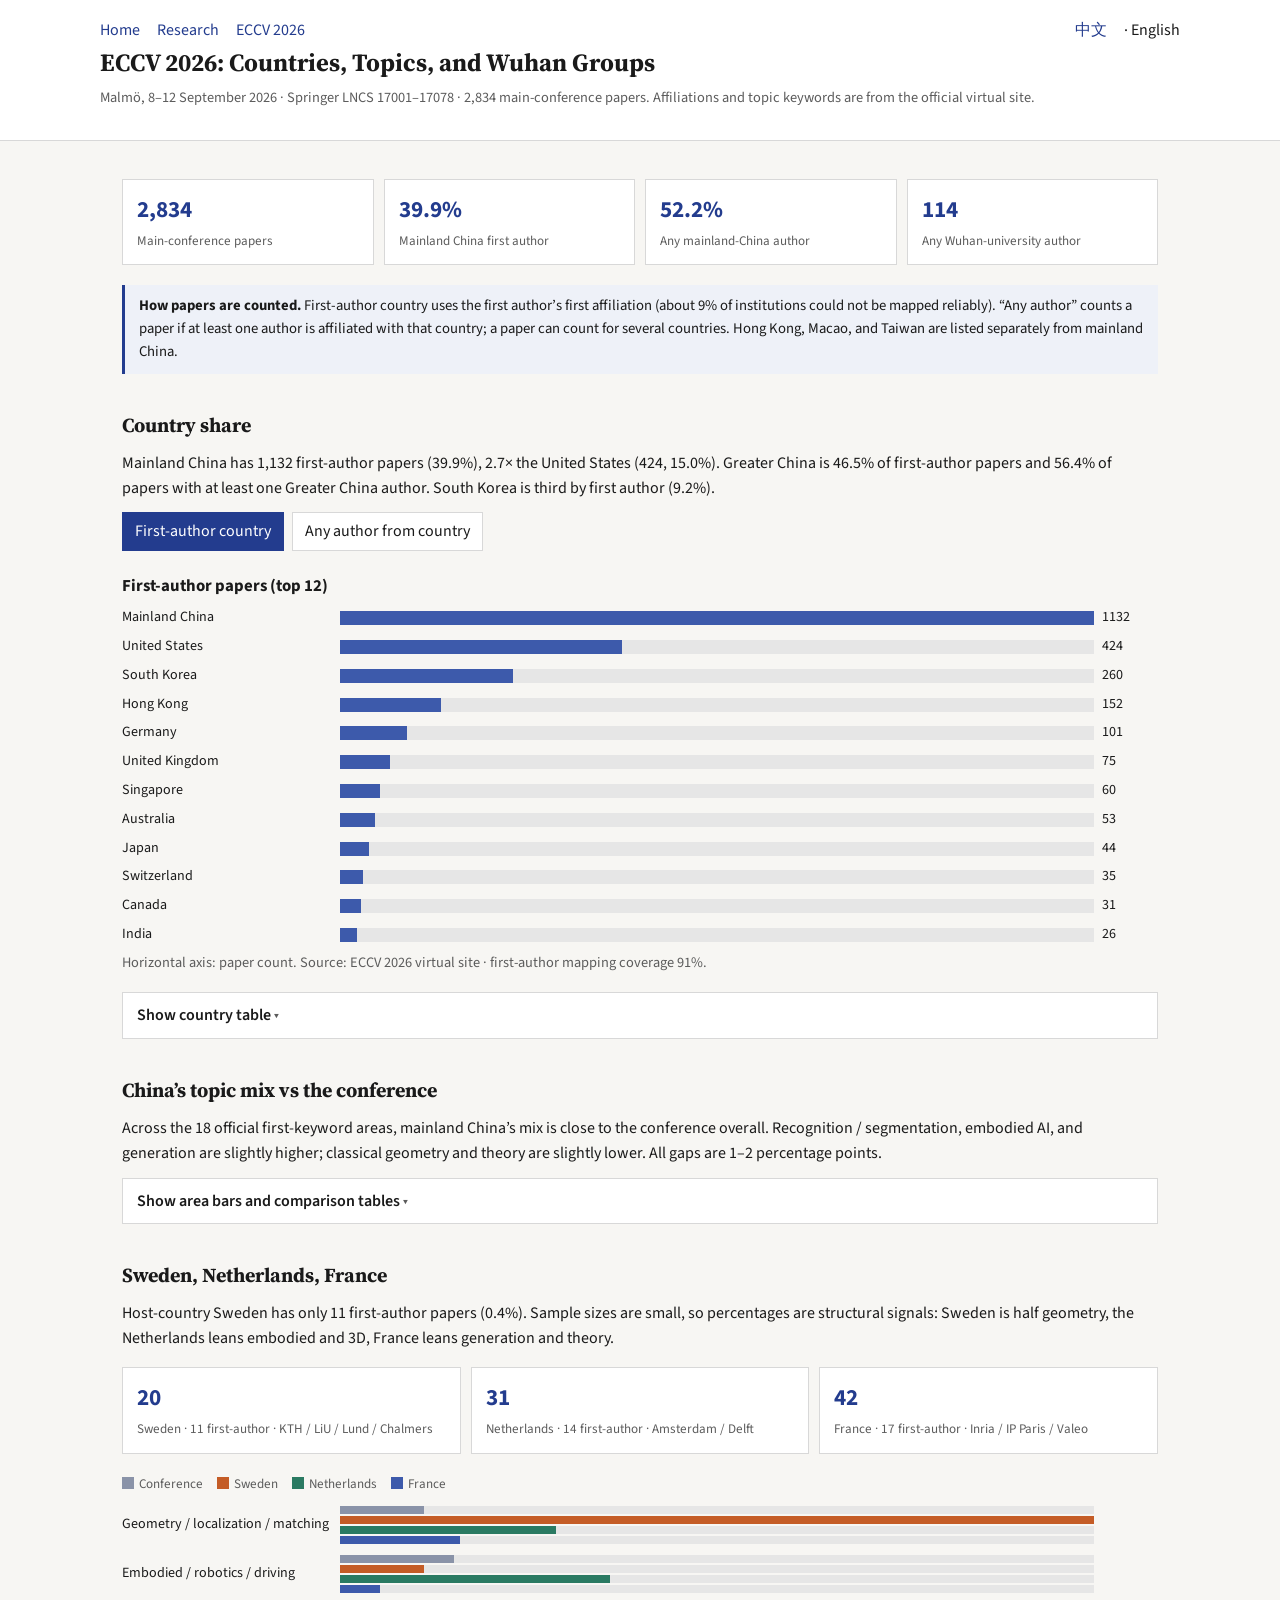
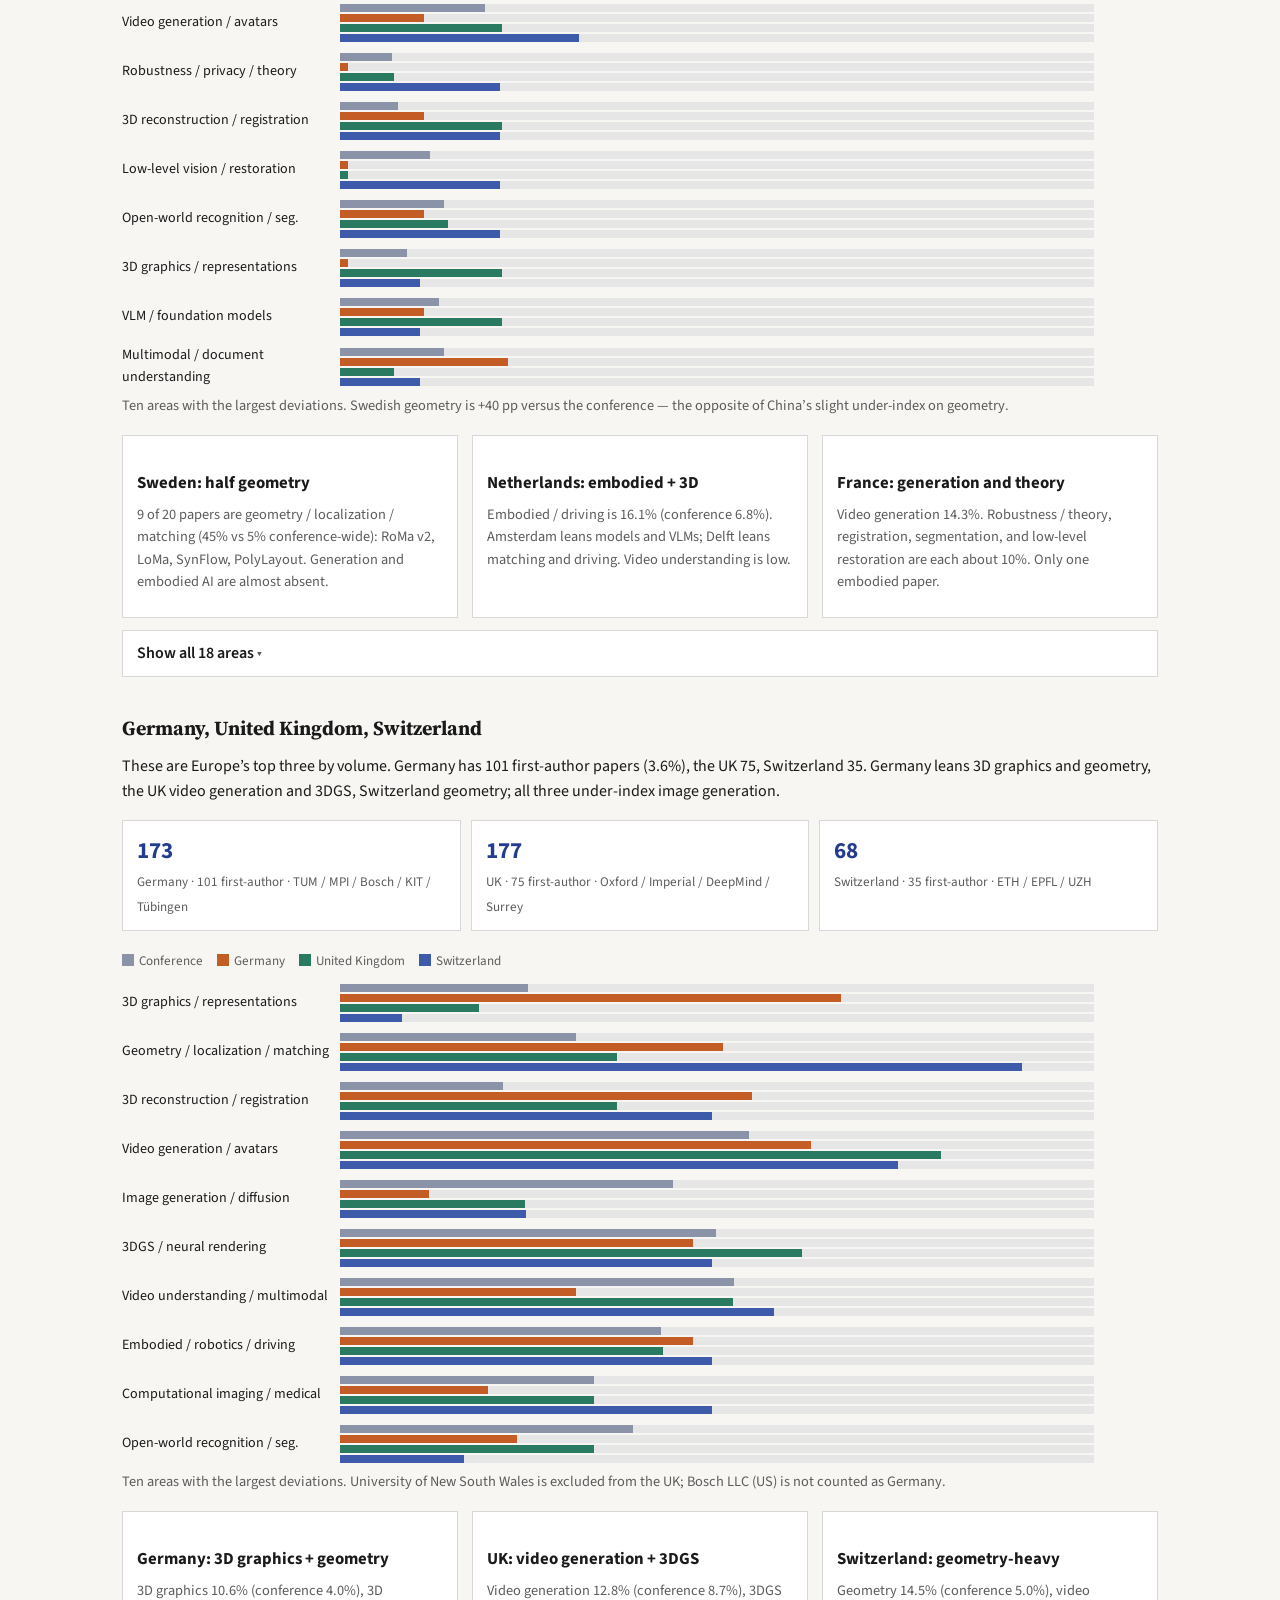
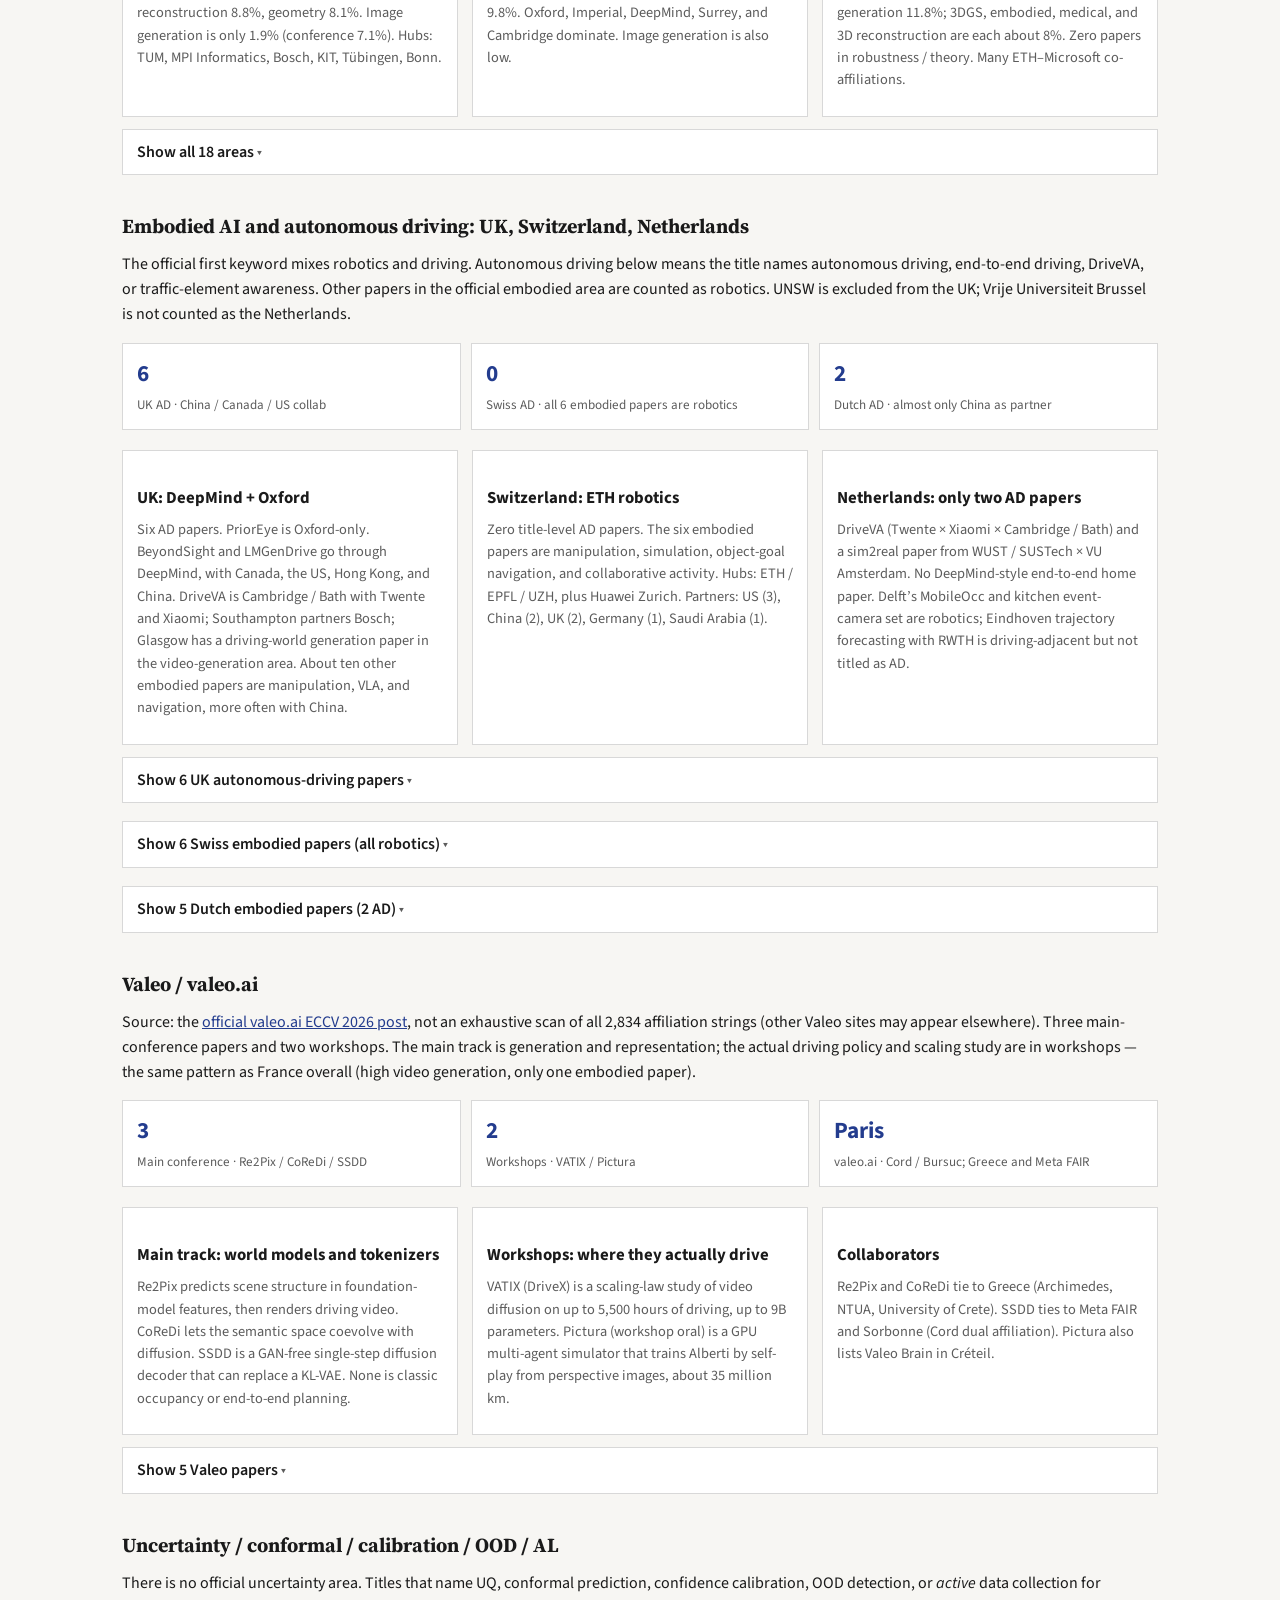
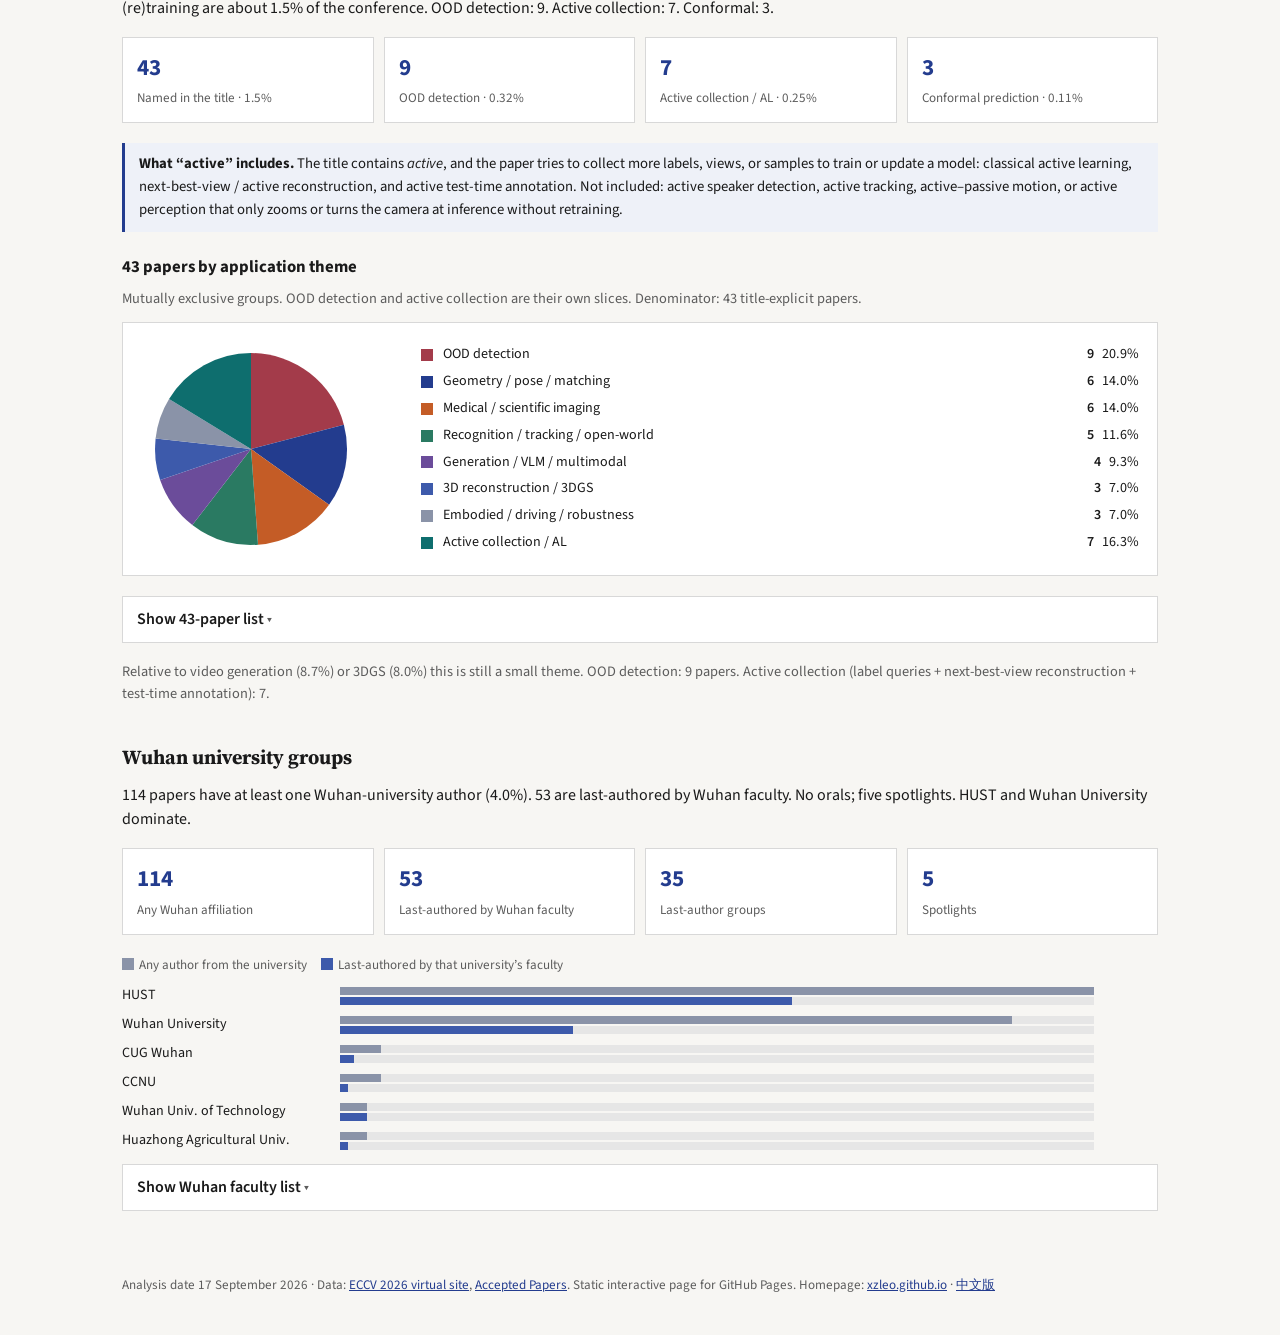
<file: eccv2026-en.html>
<!DOCTYPE html>
<html lang="en">
<head>
  <meta charset="UTF-8">
  <meta name="viewport" content="width=device-width, initial-scale=1.0">
  <title>ECCV 2026: Country, Topic, and Group Analysis</title>
  <link rel="preconnect" href="https://fonts.googleapis.com">
  <link rel="preconnect" href="https://fonts.gstatic.com" crossorigin>
  <link href="https://fonts.googleapis.com/css2?family=Source+Sans+3:wght@400;600&family=Source+Serif+4:wght@600&display=swap" rel="stylesheet">
  <style>
    :root {
      --ink: #1a1a1a;
      --muted: #5c5c5c;
      --line: #d8d8d8;
      --bg: #f7f6f3;
      --paper: #fff;
      --accent: #233c8e;
      --bar: #3d5aab;
      --bar2: #8a93a8;
      --bar3: #c45c26;
      --bar4: #2a7a62;
    }
    * { box-sizing: border-box; }
    body {
      margin: 0;
      background: var(--bg);
      color: var(--ink);
      font-family: "Source Sans 3", sans-serif;
      line-height: 1.55;
    }
    header {
      border-bottom: 1px solid var(--line);
      background: var(--paper);
      padding: 18px 22px;
    }
    header .wrap, main, footer { max-width: 1080px; margin: 0 auto; }
    h1 { font-size: 1.55rem; margin: 0 0 6px; font-family: "Source Serif 4", serif; }
    h2 { font-size: 1.25rem; margin: 36px 0 10px; font-family: "Source Serif 4", serif; }
    h3 { font-size: 1.05rem; margin: 22px 0 8px; }
    p { margin: 0 0 12px; }
    .muted, .caption { color: var(--muted); font-size: 0.9rem; }
    .caption { margin: 6px 0 18px; }
    a { color: var(--accent); }
    nav a { margin-right: 14px; text-decoration: none; }
    nav a:hover { text-decoration: underline; }
    nav .lang { float: right; }
    main { padding: 22px; }
    .stats {
      display: grid;
      grid-template-columns: repeat(4, 1fr);
      gap: 10px;
      margin: 16px 0 20px;
    }
    .stat {
      background: var(--paper);
      border: 1px solid var(--line);
      padding: 12px 14px;
    }
    .stat b { display: block; font-size: 1.45rem; color: var(--accent); }
    .stat span { font-size: 0.82rem; color: var(--muted); }
    .note {
      background: #eef1f8;
      border-left: 3px solid var(--accent);
      padding: 10px 14px;
      margin: 14px 0 22px;
      font-size: 0.92rem;
    }
    .tabs { display: flex; gap: 8px; flex-wrap: wrap; margin: 10px 0 14px; }
    button.tab {
      border: 1px solid var(--line);
      background: var(--paper);
      color: var(--ink);
      padding: 6px 12px;
      cursor: pointer;
      font: inherit;
    }
    button.tab.active { background: var(--accent); color: #fff; border-color: var(--accent); }
    .bars { display: flex; flex-direction: column; gap: 7px; margin: 8px 0 6px; }
    .bar-row { display: grid; grid-template-columns: 210px 1fr 56px; gap: 8px; align-items: center; font-size: 0.88rem; }
    .track { background: #e6e6e6; height: 14px; position: relative; }
    .fill { height: 100%; background: var(--bar); }
    .fill.g { background: var(--bar2); }
    .fill.o { background: var(--bar3); }
    .fill.s { background: var(--bar4); }
    table { width: 100%; border-collapse: collapse; font-size: 0.88rem; background: var(--paper); }
    th, td { border-bottom: 1px solid var(--line); padding: 6px 8px; text-align: left; }
    th { background: #f0f0ee; font-weight: 600; }
    td.num, th.num { text-align: right; white-space: nowrap; }
    tr:nth-child(even) td { background: #fafaf8; }
    .cols { display: grid; grid-template-columns: 1fr 1fr; gap: 16px; }
    .cols3 { display: grid; grid-template-columns: 1fr 1fr 1fr; gap: 14px; }
    .card { background: var(--paper); border: 1px solid var(--line); padding: 12px 14px; }
    .legend { display: flex; gap: 14px; flex-wrap: wrap; font-size: 0.82rem; color: var(--muted); margin: 4px 0 10px; }
    .sw { display: inline-block; width: 12px; height: 12px; margin-right: 5px; vertical-align: -1px; }
    .pie-box {
      display: grid;
      grid-template-columns: 260px 1fr;
      gap: 20px;
      align-items: center;
      background: var(--paper);
      border: 1px solid var(--line);
      padding: 16px 18px;
      margin: 12px 0 20px;
    }
    .pie-legend-row { display: grid; grid-template-columns: 14px 1fr auto auto; gap: 8px; align-items: center; font-size: 0.88rem; margin: 5px 0; }
    .pie-legend-row b { font-weight: 600; }
    details.paper-fold {
      background: var(--paper);
      border: 1px solid var(--line);
      margin: 12px 0 18px;
    }
    details.paper-fold > summary {
      cursor: pointer;
      padding: 10px 14px;
      font-weight: 600;
      list-style: none;
    }
    details.paper-fold > summary::-webkit-details-marker { display: none; }
    details.paper-fold > summary::after { content: " ▾"; color: var(--muted); font-weight: 400; }
    details.paper-fold[open] > summary::after { content: " ▴"; }
    details.paper-fold table { margin: 0; border: 0; }
    details.paper-fold .fold-inner { padding: 0 14px 14px; }
    footer { padding: 24px 22px 40px; color: var(--muted); font-size: 0.82rem; }
    @media (max-width: 800px) {
      .stats, .cols, .cols3, .pie-box { grid-template-columns: 1fr; }
      .bar-row { grid-template-columns: 1fr; }
      nav .lang { float: none; display: block; margin-top: 8px; }
    }
  </style>
</head>
<body>
  <header>
    <div class="wrap">
      <nav>
        <a href="index.html">Home</a>
        <a href="research.html">Research</a>
        <a href="https://eccv.ecva.net/">ECCV 2026</a>
        <span class="lang"><a href="eccv2026.html">中文</a> · English</span>
      </nav>
      <h1>ECCV 2026: Countries, Topics, and Wuhan Groups</h1>
      <p class="muted">Malmö, 8–12 September 2026 · Springer LNCS 17001–17078 · 2,834 main-conference papers. Affiliations and topic keywords are from the official virtual site.</p>
    </div>
  </header>
  <main>
    <div class="stats">
      <div class="stat"><b>2,834</b><span>Main-conference papers</span></div>
      <div class="stat"><b>39.9%</b><span>Mainland China first author</span></div>
      <div class="stat"><b>52.2%</b><span>Any mainland-China author</span></div>
      <div class="stat"><b>114</b><span>Any Wuhan-university author</span></div>
    </div>
    <div class="note">
      <strong>How papers are counted.</strong> First-author country uses the first author’s first affiliation (about 9% of institutions could not be mapped reliably). “Any author” counts a paper if at least one author is affiliated with that country; a paper can count for several countries. Hong Kong, Macao, and Taiwan are listed separately from mainland China.
    </div>

    <h2>Country share</h2>
    <p>Mainland China has 1,132 first-author papers (39.9%), 2.7× the United States (424, 15.0%). Greater China is 46.5% of first-author papers and 56.4% of papers with at least one Greater China author. South Korea is third by first author (9.2%).</p>
    <div class="tabs">
      <button class="tab active" data-mode="first" type="button">First-author country</button>
      <button class="tab" data-mode="any" type="button">Any author from country</button>
    </div>
    <h3 id="country-title">First-author papers (top 12)</h3>
    <div id="country-bars" class="bars"></div>
    <p class="caption">Horizontal axis: paper count. Source: ECCV 2026 virtual site · first-author mapping coverage 91%.</p>
    <details class="paper-fold">
      <summary>Show country table</summary>
      <div class="fold-inner" style="overflow:auto">
      <table id="country-table"></table>
      </div>
    </details>

    <h2>China’s topic mix vs the conference</h2>
    <p>Across the 18 official first-keyword areas, mainland China’s mix is close to the conference overall. Recognition / segmentation, embodied AI, and generation are slightly higher; classical geometry and theory are slightly lower. All gaps are 1–2 percentage points.</p>
    <details class="paper-fold">
      <summary>Show area bars and comparison tables</summary>
      <div class="fold-inner">
    <div class="legend">
      <span><i class="sw" style="background:var(--bar2)"></i>All papers</span>
      <span><i class="sw" style="background:var(--bar)"></i>Mainland China</span>
    </div>
    <div id="cn-bars" class="bars"></div>
    <p class="caption">Share of papers in each set. First official keyword. 2,834 papers vs 1,478 with a mainland-China affiliation.</p>
    <div class="cols">
      <div>
        <h3>Over-represented in China</h3>
        <table id="cn-up"></table>
      </div>
      <div>
        <h3>Under-represented in China</h3>
        <table id="cn-down"></table>
      </div>
    </div>
      </div>
    </details>

    <h2>Sweden, Netherlands, France</h2>
    <p>Host-country Sweden has only 11 first-author papers (0.4%). Sample sizes are small, so percentages are structural signals: Sweden is half geometry, the Netherlands leans embodied and 3D, France leans generation and theory.</p>
    <div class="stats" style="grid-template-columns:repeat(3,1fr)">
      <div class="stat"><b>20</b><span>Sweden · 11 first-author · KTH / LiU / Lund / Chalmers</span></div>
      <div class="stat"><b>31</b><span>Netherlands · 14 first-author · Amsterdam / Delft</span></div>
      <div class="stat"><b>42</b><span>France · 17 first-author · Inria / IP Paris / Valeo</span></div>
    </div>
    <div class="legend">
      <span><i class="sw" style="background:var(--bar2)"></i>Conference</span>
      <span><i class="sw" style="background:var(--bar3)"></i>Sweden</span>
      <span><i class="sw" style="background:var(--bar4)"></i>Netherlands</span>
      <span><i class="sw" style="background:var(--bar)"></i>France</span>
    </div>
    <div id="eu-bars" class="bars"></div>
    <p class="caption">Ten areas with the largest deviations. Swedish geometry is +40 pp versus the conference — the opposite of China’s slight under-index on geometry.</p>
    <div class="cols3">
      <div class="card"><h3>Sweden: half geometry</h3><p class="muted">9 of 20 papers are geometry / localization / matching (45% vs 5% conference-wide): RoMa v2, LoMa, SynFlow, PolyLayout. Generation and embodied AI are almost absent.</p></div>
      <div class="card"><h3>Netherlands: embodied + 3D</h3><p class="muted">Embodied / driving is 16.1% (conference 6.8%). Amsterdam leans models and VLMs; Delft leans matching and driving. Video understanding is low.</p></div>
      <div class="card"><h3>France: generation and theory</h3><p class="muted">Video generation 14.3%. Robustness / theory, registration, segmentation, and low-level restoration are each about 10%. Only one embodied paper.</p></div>
    </div>
    <details class="paper-fold">
      <summary>Show all 18 areas</summary>
      <div class="fold-inner" style="overflow:auto"><table id="eu-table"></table></div>
    </details>

    <h2>Germany, United Kingdom, Switzerland</h2>
    <p>These are Europe’s top three by volume. Germany has 101 first-author papers (3.6%), the UK 75, Switzerland 35. Germany leans 3D graphics and geometry, the UK video generation and 3DGS, Switzerland geometry; all three under-index image generation.</p>
    <div class="stats" style="grid-template-columns:repeat(3,1fr)">
      <div class="stat"><b>173</b><span>Germany · 101 first-author · TUM / MPI / Bosch / KIT / Tübingen</span></div>
      <div class="stat"><b>177</b><span>UK · 75 first-author · Oxford / Imperial / DeepMind / Surrey</span></div>
      <div class="stat"><b>68</b><span>Switzerland · 35 first-author · ETH / EPFL / UZH</span></div>
    </div>
    <div class="legend">
      <span><i class="sw" style="background:var(--bar2)"></i>Conference</span>
      <span><i class="sw" style="background:var(--bar3)"></i>Germany</span>
      <span><i class="sw" style="background:var(--bar4)"></i>United Kingdom</span>
      <span><i class="sw" style="background:var(--bar)"></i>Switzerland</span>
    </div>
    <div id="eu3-bars" class="bars"></div>
    <p class="caption">Ten areas with the largest deviations. University of New South Wales is excluded from the UK; Bosch LLC (US) is not counted as Germany.</p>
    <div class="cols3">
      <div class="card"><h3>Germany: 3D graphics + geometry</h3><p class="muted">3D graphics 10.6% (conference 4.0%), 3D reconstruction 8.8%, geometry 8.1%. Image generation is only 1.9% (conference 7.1%). Hubs: TUM, MPI Informatics, Bosch, KIT, Tübingen, Bonn.</p></div>
      <div class="card"><h3>UK: video generation + 3DGS</h3><p class="muted">Video generation 12.8% (conference 8.7%), 3DGS 9.8%. Oxford, Imperial, DeepMind, Surrey, and Cambridge dominate. Image generation is also low.</p></div>
      <div class="card"><h3>Switzerland: geometry-heavy</h3><p class="muted">Geometry 14.5% (conference 5.0%), video generation 11.8%; 3DGS, embodied, medical, and 3D reconstruction are each about 8%. Zero papers in robustness / theory. Many ETH–Microsoft co-affiliations.</p></div>
    </div>
    <details class="paper-fold">
      <summary>Show all 18 areas</summary>
      <div class="fold-inner" style="overflow:auto"><table id="eu3-table"></table></div>
    </details>

    <h2>Embodied AI and autonomous driving: UK, Switzerland, Netherlands</h2>
    <p>The official first keyword mixes robotics and driving. Autonomous driving below means the title names autonomous driving, end-to-end driving, DriveVA, or traffic-element awareness. Other papers in the official embodied area are counted as robotics. UNSW is excluded from the UK; Vrije Universiteit Brussel is not counted as the Netherlands.</p>
    <div class="stats" style="grid-template-columns:repeat(3,1fr)">
      <div class="stat"><b>6</b><span>UK AD · China / Canada / US collab</span></div>
      <div class="stat"><b>0</b><span>Swiss AD · all 6 embodied papers are robotics</span></div>
      <div class="stat"><b>2</b><span>Dutch AD · almost only China as partner</span></div>
    </div>
    <div class="cols3">
      <div class="card"><h3>UK: DeepMind + Oxford</h3><p class="muted">Six AD papers. PriorEye is Oxford-only. BeyondSight and LMGenDrive go through DeepMind, with Canada, the US, Hong Kong, and China. DriveVA is Cambridge / Bath with Twente and Xiaomi; Southampton partners Bosch; Glasgow has a driving-world generation paper in the video-generation area. About ten other embodied papers are manipulation, VLA, and navigation, more often with China.</p></div>
      <div class="card"><h3>Switzerland: ETH robotics</h3><p class="muted">Zero title-level AD papers. The six embodied papers are manipulation, simulation, object-goal navigation, and collaborative activity. Hubs: ETH / EPFL / UZH, plus Huawei Zurich. Partners: US (3), China (2), UK (2), Germany (1), Saudi Arabia (1).</p></div>
      <div class="card"><h3>Netherlands: only two AD papers</h3><p class="muted">DriveVA (Twente × Xiaomi × Cambridge / Bath) and a sim2real paper from WUST / SUSTech × VU Amsterdam. No DeepMind-style end-to-end home paper. Delft’s MobileOcc and kitchen event-camera set are robotics; Eindhoven trajectory forecasting with RWTH is driving-adjacent but not titled as AD.</p></div>
    </div>
    <details class="paper-fold">
      <summary>Show 6 UK autonomous-driving papers</summary>
      <div class="fold-inner" style="overflow:auto">
        <table>
          <thead><tr><th>Paper</th><th>UK lab</th><th>Other countries</th><th>Area</th></tr></thead>
          <tbody>
            <tr><td>PriorEye: Geospatial Visual Priors for End-to-End Autonomous Driving</td><td>Oxford</td><td>None</td><td>Embodied</td></tr>
            <tr><td>BeyondSight: Object Permanence for End-to-End Autonomous Driving</td><td>DeepMind</td><td>Canada, US</td><td>Embodied</td></tr>
            <tr><td>LMGenDrive: Bridging Multimodal Understanding and Generative World Modeling for End-to-End Driving</td><td>DeepMind</td><td>Hong Kong, Canada, China, US</td><td>Embodied</td></tr>
            <tr><td>DriveVA: Video Action Models are Zero-Shot Drivers</td><td>Cambridge, Bath</td><td>Netherlands, China</td><td>Embodied</td></tr>
            <tr><td>Plug-and-Play Traffic Element Awareness for End-to-End Autonomous Driving</td><td>Southampton</td><td>China, Singapore, Germany</td><td>Embodied</td></tr>
            <tr><td>Composing Driving Worlds through Disentangled Control for Adversarial Scenario Generation</td><td>Glasgow</td><td>Japan</td><td>Video generation</td></tr>
          </tbody>
        </table>
      </div>
    </details>
    <details class="paper-fold">
      <summary>Show 6 Swiss embodied papers (all robotics)</summary>
      <div class="fold-inner" style="overflow:auto">
        <table>
          <thead><tr><th>Paper</th><th>Swiss lab</th><th>Other countries</th><th>Focus</th></tr></thead>
          <tbody>
            <tr><td>3DWay: Generalizing Robot Manipulation via 3D Consistent Waypoints</td><td>ETH</td><td>China, US</td><td>Manipulation</td></tr>
            <tr><td>SPEAR: A Simulator for Photorealistic Embodied AI Research</td><td>ETH (joint Imperial)</td><td>US, China, UK</td><td>Simulation</td></tr>
            <tr><td>CoMind: Understanding Collaborative Human Activity from Multiple Minds and Views</td><td>ETH / Microsoft / MPI</td><td>Germany</td><td>Activity</td></tr>
            <tr><td>What Matters in RL-Based Methods for Object-Goal Navigation?</td><td>EPFL, ETH, UZH, DeepMind</td><td>UK</td><td>Navigation</td></tr>
            <tr><td>ContextFlow: In-Context Flow Matching for Robot Manipulation</td><td>Huawei Zurich</td><td>Saudi Arabia, US</td><td>Manipulation</td></tr>
            <tr><td>SkillSpotter: Pose-Aware Multi-View Skilled Action Detection</td><td>ETH</td><td>None</td><td>Skill detection</td></tr>
          </tbody>
        </table>
      </div>
    </details>
    <details class="paper-fold">
      <summary>Show 5 Dutch embodied papers (2 AD)</summary>
      <div class="fold-inner" style="overflow:auto">
        <table>
          <thead><tr><th>Paper</th><th>Dutch lab</th><th>Other countries</th><th>Focus</th></tr></thead>
          <tbody>
            <tr><td>DriveVA: Video Action Models are Zero-Shot Drivers</td><td>Twente</td><td>China, UK</td><td>Autonomous driving</td></tr>
            <tr><td>Unpaired Geometry-Guided Sim2Real Translation for Autonomous Driving</td><td>VU Amsterdam</td><td>China</td><td>Autonomous driving</td></tr>
            <tr><td>Towards Metric-Agnostic Trajectory Forecasting</td><td>Eindhoven</td><td>Germany</td><td>Trajectory</td></tr>
            <tr><td>MobileOcc: A Human-Aware Semantic Occupancy Dataset for Mobile Robots</td><td>Delft</td><td>Sweden (KTH dual affil.)</td><td>Robot occupancy</td></tr>
            <tr><td>Cooking beyond Frames: A Stereo Event Camera Dataset in the Kitchen</td><td>Delft</td><td>None</td><td>Embodied dataset</td></tr>
          </tbody>
        </table>
      </div>
    </details>

    <h2>Valeo / valeo.ai</h2>
    <p>Source: the <a href="https://valeoai.github.io/posts/eccv-2026">official valeo.ai ECCV 2026 post</a>, not an exhaustive scan of all 2,834 affiliation strings (other Valeo sites may appear elsewhere). Three main-conference papers and two workshops. The main track is generation and representation; the actual driving policy and scaling study are in workshops — the same pattern as France overall (high video generation, only one embodied paper).</p>
    <div class="stats" style="grid-template-columns:repeat(3,1fr)">
      <div class="stat"><b>3</b><span>Main conference · Re2Pix / CoReDi / SSDD</span></div>
      <div class="stat"><b>2</b><span>Workshops · VATIX / Pictura</span></div>
      <div class="stat"><b>Paris</b><span>valeo.ai · Cord / Bursuc; Greece and Meta FAIR</span></div>
    </div>
    <div class="cols3">
      <div class="card"><h3>Main track: world models and tokenizers</h3><p class="muted">Re2Pix predicts scene structure in foundation-model features, then renders driving video. CoReDi lets the semantic space coevolve with diffusion. SSDD is a GAN-free single-step diffusion decoder that can replace a KL-VAE. None is classic occupancy or end-to-end planning.</p></div>
      <div class="card"><h3>Workshops: where they actually drive</h3><p class="muted">VATIX (DriveX) is a scaling-law study of video diffusion on up to 5,500 hours of driving, up to 9B parameters. Pictura (workshop oral) is a GPU multi-agent simulator that trains Alberti by self-play from perspective images, about 35 million km.</p></div>
      <div class="card"><h3>Collaborators</h3><p class="muted">Re2Pix and CoReDi tie to Greece (Archimedes, NTUA, University of Crete). SSDD ties to Meta FAIR and Sorbonne (Cord dual affiliation). Pictura also lists Valeo Brain in Créteil.</p></div>
    </div>
    <details class="paper-fold">
      <summary>Show 5 Valeo papers</summary>
      <div class="fold-inner" style="overflow:auto">
        <table>
          <thead><tr><th>Paper</th><th>Venue</th><th>Focus</th><th>Partners</th></tr></thead>
          <tbody>
            <tr><td>Re2Pix: Representations Before Pixels — Semantics-Guided Hierarchical Video Prediction</td><td>Main</td><td>Driving video prediction</td><td>Greece: Archimedes / NTUA / Crete</td></tr>
            <tr><td>CoReDi: Coevolving Representations in Joint Image-Feature Diffusion</td><td>Main</td><td>Image–feature diffusion</td><td>Greece: Archimedes / NTUA / Crete</td></tr>
            <tr><td>SSDD: Single-Step Diffusion Decoder for Efficient Image Tokenization</td><td>Main</td><td>Tokenizer / diffusion decoder</td><td>Meta FAIR, Sorbonne</td></tr>
            <tr><td>VATIX: How Far Can 5,500 Hours of Driving Take You?</td><td>DriveX workshop</td><td>Driving video-diffusion scaling</td><td>valeo.ai internal</td></tr>
            <tr><td>Pictura: Perspective-View Self-Play at Scale for Driving</td><td>Workshop oral</td><td>Perspective self-play driving</td><td>Valeo Brain, Sorbonne</td></tr>
          </tbody>
        </table>
      </div>
    </details>

    <h2>Uncertainty / conformal / calibration / OOD / AL</h2>
    <p>There is no official uncertainty area. Titles that name UQ, conformal prediction, confidence calibration, OOD detection, or <em>active</em> data collection for (re)training are about 1.5% of the conference. OOD detection: 9. Active collection: 7. Conformal: 3.</p>
    <div class="stats">
      <div class="stat"><b>43</b><span>Named in the title · 1.5%</span></div>
      <div class="stat"><b>9</b><span>OOD detection · 0.32%</span></div>
      <div class="stat"><b>7</b><span>Active collection / AL · 0.25%</span></div>
      <div class="stat"><b>3</b><span>Conformal prediction · 0.11%</span></div>
    </div>
    <div class="note"><strong>What “active” includes.</strong> The title contains <em>active</em>, and the paper tries to collect more labels, views, or samples to train or update a model: classical active learning, next-best-view / active reconstruction, and active test-time annotation. Not included: active speaker detection, active tracking, active–passive motion, or active perception that only zooms or turns the camera at inference without retraining.</div>
    <h3>43 papers by application theme</h3>
    <p class="muted">Mutually exclusive groups. OOD detection and active collection are their own slices. Denominator: 43 title-explicit papers.</p>
    <div class="pie-box">
      <svg id="uq-pie" viewBox="0 0 220 220" width="220" height="220" aria-label="UQ papers by theme"></svg>
      <div id="uq-pie-legend"></div>
    </div>
    <details class="paper-fold">
      <summary>Show 43-paper list</summary>
      <div class="fold-inner" style="overflow:auto">
    <table>
      <thead><tr><th>Paper</th><th>Theme</th><th>Tag</th></tr></thead>
      <tbody>
        <tr><td>If It's Not Efficient, It's Not Usable: Real-Time OOD Detection with Latent De-Biasing and High-Quality Negative Samples</td><td>OOD detection</td><td>OOD</td></tr>
        <tr><td>NegAS: Negative Label Guided Attention and Scoring for Out-of-Distribution Object Detection with Vision-Language Models</td><td>OOD detection</td><td>OOD</td></tr>
        <tr><td>Leveraging Dark Knowledge for Intrinsic Multimodal Out-of-Distribution Detection</td><td>OOD detection</td><td>OOD</td></tr>
        <tr><td>Why Feature Magnitude Deceives OOD Detectors: An Angular Separation Perspective</td><td>OOD detection</td><td>OOD</td></tr>
        <tr><td>Ranked Activation Shift for Post-hoc Out-of-Distribution Detection</td><td>OOD detection</td><td>OOD</td></tr>
        <tr><td>Distribution-Aware Feature Selection for Post-hoc Out-of-Distribution Detection</td><td>OOD detection</td><td>OOD</td></tr>
        <tr><td>Modality-Aware Out-of-Distribution Detection for Multi-Modal Action Recognition</td><td>OOD detection</td><td>OOD</td></tr>
        <tr><td>Exploiting Local Flatness for Efficient Out-of-Distribution Detection</td><td>OOD detection</td><td>OOD</td></tr>
        <tr><td>Unified Multi-Layer Subspace Modeling for Cross-Domain OOD Detection</td><td>OOD detection</td><td>OOD</td></tr>
        <tr><td>A Mechanism-Driven Theory of Phase Transitions in Active Learning</td><td>Active collection / AL</td><td>AL</td></tr>
        <tr><td>FuDU: A Fuzzy Dual-dimension Uncertainty Framework for Streaming Active Learning in Industrial Defect Detection</td><td>Active collection / AL</td><td>UQ · AL</td></tr>
        <tr><td>Combining Discrepancy-Confusion Uncertainty and Calibration Diversity for Active Fine-Grained Image Classification</td><td>Active collection / AL</td><td>UQ · AL · calibration</td></tr>
        <tr><td>ActiveStructure: Plane Scene Graph-Guided Active 3D Gaussian Splatting</td><td>Active collection / AL</td><td>NBV · 3DGS</td></tr>
        <tr><td>Active View Selection with Perturbed Gaussian Ensemble for Tomographic Reconstruction</td><td>Active collection / AL</td><td>NBV · CT</td></tr>
        <tr><td>R3RECON: Radiance-Field-Free Active Reconstruction via Renderability</td><td>Active collection / AL</td><td>NBV</td></tr>
        <tr><td>Probe, Anchor, and Amend: Active Test-Time Adaptation of Vision-Language Models</td><td>Active collection / AL</td><td>ATTA</td></tr>
        <tr><td>Coordinate Singularities Break Conformal Coverage for Gaze and Head Pose</td><td>Geometry / pose / matching</td><td>conformal</td></tr>
        <tr><td>SPARC: Single-Pass Scaling for Motion Forecasting with Conformal Bayesian Last Layers</td><td>Geometry / pose / matching</td><td>conformal · Bayesian</td></tr>
        <tr><td>Ice Cloud Geometry Retrieval with Calibrated Uncertainty from Passive Satellite Imagery</td><td>Medical / scientific imaging</td><td>conformal · UQ</td></tr>
        <tr><td>Quantile-Adaptive Temperature Scaling for Confidence Calibration</td><td>Medical / scientific imaging</td><td>confidence calibration</td></tr>
        <tr><td>FedLAS: Feature-Modulated Bidirectional Label Smoothing for Neural Network Calibration</td><td>Medical / scientific imaging</td><td>calibration</td></tr>
        <tr><td>Rethinking Detection Calibration: A Coordinate Perspective</td><td>Geometry / pose / matching</td><td>detection calibration</td></tr>
        <tr><td>MED-LCDS: Multi-Expert-Domain CLIP Classification via Logit Calibration</td><td>Recognition / tracking / open-world</td><td>calibration</td></tr>
        <tr><td>Mode-Conditioned Residual Calibration for Multi-Object Tracking</td><td>Recognition / tracking / open-world</td><td>tracking calibration</td></tr>
        <tr><td>Auto3R: Automated 3D Reconstruction and Scanning via Data-driven Uncertainty Quantification</td><td>Geometry / pose / matching</td><td>UQ</td></tr>
        <tr><td>Bayesian Uncertainty Attribution-Guided Fine-Tuning for Open-Set Action Recognition</td><td>Recognition / tracking / open-world</td><td>Bayesian UQ</td></tr>
        <tr><td>Analytic Bayesian Uncertainty for LiDAR Segmentation: A Single-pass Generative Approach</td><td>Geometry / pose / matching</td><td>Bayesian UQ</td></tr>
        <tr><td>Uncertainty-aware tree height change regression</td><td>Recognition / tracking / open-world</td><td>UQ</td></tr>
        <tr><td>UECP: Uncertainty-Enhanced Collaborative Perception</td><td>Embodied / driving / robustness</td><td>UQ</td></tr>
        <tr><td>NegROI: Click-Centric Uncertainty-Guided Refinement with Scene-Conditioned Negative Prompts for Robust Interactive 3D Segmentation</td><td>Recognition / tracking / open-world</td><td>UQ</td></tr>
        <tr><td>Cross-View Yaw Estimation in Location Uncertainty with Line-Aligning Yaw Scoring</td><td>Geometry / pose / matching</td><td>UQ</td></tr>
        <tr><td>Robustness Meets Uncertainty: Evidential Adversarial Training for Robust Selective Classification</td><td>Embodied / driving / robustness</td><td>evidential</td></tr>
        <tr><td>ELDiff: When Evidential Learning Meets Text-to-Image Diffusion</td><td>Generation / VLM / multimodal</td><td>evidential</td></tr>
        <tr><td>HERO: Heterogeneous Evidential Robust Object-Level Collaborative Perception</td><td>Embodied / driving / robustness</td><td>evidential</td></tr>
        <tr><td>Semantic-Anchored Evidential Fusion for Domain-Robust Whole-Slide Survival Analysis</td><td>Medical / scientific imaging</td><td>evidential</td></tr>
        <tr><td>Predictive Photometric Uncertainty in Gaussian Splatting for Novel View Synthesis</td><td>3D reconstruction / 3DGS</td><td>UQ</td></tr>
        <tr><td>PUF: Plug-and-Play Uncertainty-Aware Fusion for Online 3D Scene Graph Generation</td><td>3D reconstruction / 3DGS</td><td>UQ</td></tr>
        <tr><td>Uncertainty-Driven Gaussian Sphere Propagation for 3D Semantic Segmentation</td><td>3D reconstruction / 3DGS</td><td>UQ</td></tr>
        <tr><td>RIGS: Radar-Informed Gaussian Splatting for Uncertainty-Aware 3D Occupancy and Motion Prediction</td><td>Medical / scientific imaging</td><td>UQ</td></tr>
        <tr><td>Training-free Uncertainty Guidance for Complex Visual Tasks with MLLMs</td><td>Generation / VLM / multimodal</td><td>UQ</td></tr>
        <tr><td>GeMoE: Gating Entropy is All You Need for Uncertainty-aware Adaptive Routing in MoE-based Large Vision-Language Models</td><td>Generation / VLM / multimodal</td><td>UQ</td></tr>
        <tr><td>Multi-Channel Uncertainty-Weighted Score Matching for Conditional Diffusion in Medical UDA</td><td>Medical / scientific imaging</td><td>UQ</td></tr>
        <tr><td>Distribution-Alignment Bridge for Uncertainty-Aware Text-to-Video Retrieval</td><td>Generation / VLM / multimodal</td><td>UQ</td></tr>
      </tbody>
    </table>
      </div>
    </details>
    <p class="caption">Relative to video generation (8.7%) or 3DGS (8.0%) this is still a small theme. OOD detection: 9 papers. Active collection (label queries + next-best-view reconstruction + test-time annotation): 7.</p>

    <h2>Wuhan university groups</h2>
    <p>114 papers have at least one Wuhan-university author (4.0%). 53 are last-authored by Wuhan faculty. No orals; five spotlights. HUST and Wuhan University dominate.</p>
    <div class="stats">
      <div class="stat"><b>114</b><span>Any Wuhan affiliation</span></div>
      <div class="stat"><b>53</b><span>Last-authored by Wuhan faculty</span></div>
      <div class="stat"><b>35</b><span>Last-author groups</span></div>
      <div class="stat"><b>5</b><span>Spotlights</span></div>
    </div>
    <div class="legend">
      <span><i class="sw" style="background:var(--bar2)"></i>Any author from the university</span>
      <span><i class="sw" style="background:var(--bar)"></i>Last-authored by that university’s faculty</span>
    </div>
    <div id="wh-bars" class="bars"></div>
    <details class="paper-fold">
      <summary>Show Wuhan faculty list</summary>
      <div class="fold-inner">
    <table id="wh-table"></table>
    <p class="muted">Groups are merged by last author. Collaborative papers whose last author is not in Wuhan count only in the 114-paper participation set.</p>
      </div>
    </details>
  </main>
  <footer>
    Analysis date 17 September 2026 · Data:
    <a href="https://eccv.ecva.net/virtual/2026/papers.html">ECCV 2026 virtual site</a>,
    <a href="https://eccv.ecva.net/Conferences/2026/AcceptedPapers">Accepted Papers</a>.
    Static interactive page for GitHub Pages.
    Homepage: <a href="https://xzleo.github.io">xzleo.github.io</a>
    · <a href="eccv2026.html">中文版</a>
  </footer>
  <script>
    const FIRST = [
      {k:"Mainland China",v:1132,pct:39.94},{k:"United States",v:424,pct:14.96},{k:"South Korea",v:260,pct:9.17},{k:"Hong Kong",v:152,pct:5.36},
      {k:"Germany",v:101,pct:3.56},{k:"United Kingdom",v:75,pct:2.65},{k:"Singapore",v:60,pct:2.12},{k:"Australia",v:53,pct:1.87},
      {k:"Japan",v:44,pct:1.55},{k:"Switzerland",v:35,pct:1.24},{k:"Canada",v:31,pct:1.09},{k:"India",v:26,pct:0.92}
    ];
    const FIRST_FULL = [
      ...FIRST,
      {k:"Taiwan",v:23,pct:0.81},{k:"Italy",v:22,pct:0.78},{k:"UAE",v:19,pct:0.67},
      {k:"France",v:17,pct:0.60},{k:"Israel",v:16,pct:0.56},{k:"Netherlands",v:14,pct:0.49},{k:"Sweden",v:11,pct:0.39}
    ];
    const ANY = [
      {k:"Mainland China",v:1478,pct:52.15},{k:"United States",v:838,pct:29.57},{k:"Hong Kong",v:357,pct:12.6},{k:"South Korea",v:316,pct:11.15},
      {k:"Singapore",v:210,pct:7.41},{k:"United Kingdom",v:177,pct:6.25},{k:"Germany",v:173,pct:6.1},{k:"Australia",v:141,pct:4.98},
      {k:"Japan",v:87,pct:3.07},{k:"Switzerland",v:68,pct:2.4},{k:"Canada",v:56,pct:1.98},{k:"UAE",v:44,pct:1.55}
    ];
    const ANY_MAP = {
      "Mainland China":1478,"United States":838,"South Korea":316,"Hong Kong":357,"Germany":173,"United Kingdom":177,"Singapore":210,"Australia":141,
      "Japan":87,"Switzerland":68,"Canada":56,"India":39,"Taiwan":39,"Italy":43,"UAE":44,"France":42,"Netherlands":31,"Sweden":20,"Israel":23
    };
    const ANY_PCT = {
      "Mainland China":52.15,"United States":29.57,"South Korea":11.15,"Hong Kong":12.6,"Germany":6.1,"United Kingdom":6.25,"Singapore":7.41,"Australia":4.98,
      "Japan":3.07,"Switzerland":2.4,"Canada":1.98,"India":1.38,"Taiwan":1.38,"Italy":1.52,"UAE":1.55,"France":1.48,"Netherlands":1.09,"Sweden":0.71,"Israel":0.81
    };
    const TOPICS = [
      {s:"Video generation / avatars",all:8.68,cn:8.46,diff:-0.22,se:5,nl:9.68,fr:14.29,seN:1,nlN:3,frN:6,de:10,uk:12.75,ch:11.84,deN:16,ukN:26,chN:9},
      {s:"Video understanding / multimodal",all:8.36,cn:9.34,diff:0.98,se:0,nl:3.23,fr:4.76,seN:0,nlN:1,frN:2,de:5,uk:8.33,ch:9.21,deN:8,ukN:17,chN:7},
      {s:"3DGS / neural rendering",all:7.97,cn:7.31,diff:-0.66,se:5,nl:3.23,fr:4.76,seN:1,nlN:1,frN:2,de:7.5,uk:9.8,ch:7.89,deN:12,ukN:20,chN:6},
      {s:"Image generation / diffusion",all:7.06,cn:8.32,diff:1.26,se:5,nl:0,fr:0,seN:1,nlN:0,frN:0,de:1.88,uk:3.92,ch:3.95,deN:3,ukN:8,chN:3},
      {s:"Embodied / robotics / driving",all:6.81,cn:8.46,diff:1.65,se:5,nl:16.13,fr:2.38,seN:1,nlN:5,frN:1,de:7.5,uk:6.86,ch:7.89,deN:12,ukN:14,chN:6},
      {s:"Open-world recognition / seg.",all:6.21,cn:8.32,diff:2.11,se:5,nl:6.45,fr:9.52,seN:1,nlN:2,frN:4,de:3.75,uk:5.39,ch:2.63,deN:6,ukN:11,chN:2},
      {s:"Multimodal / document understanding",all:6.21,cn:7.17,diff:0.96,se:10,nl:3.23,fr:4.76,seN:2,nlN:1,frN:2,de:4.38,uk:5.88,ch:2.63,deN:7,ukN:12,chN:2},
      {s:"VLM / foundation models",all:5.89,cn:5.14,diff:-0.75,se:5,nl:9.68,fr:4.76,seN:1,nlN:3,frN:2,de:6.88,uk:6.86,ch:5.26,deN:11,ukN:14,chN:4},
      {s:"Recognition / tracking / ReID",all:5.65,cn:5.89,diff:0.24,se:0,nl:0,fr:7.14,seN:0,nlN:0,frN:3,de:7.5,uk:3.43,ch:3.95,deN:12,ukN:7,chN:3},
      {s:"Computational imaging / medical",all:5.4,cn:4.6,diff:-0.8,se:0,nl:0,fr:4.76,seN:0,nlN:0,frN:2,de:3.13,uk:5.39,ch:7.89,deN:5,ukN:11,chN:6},
      {s:"Low-level vision / restoration",all:5.4,cn:5.75,diff:0.35,se:0,nl:0,fr:9.52,seN:0,nlN:0,frN:4,de:3.13,uk:3.92,ch:3.95,deN:5,ukN:8,chN:3},
      {s:"Geometry / localization / matching",all:5.01,cn:3.72,diff:-1.29,se:45,nl:12.9,fr:7.14,seN:9,nlN:4,frN:3,de:8.13,uk:5.88,ch:14.47,deN:13,ukN:12,chN:11},
      {s:"Federated / continual / efficient",all:4.8,cn:4.87,diff:0.07,se:0,nl:6.45,fr:0,seN:0,nlN:2,frN:0,de:1.88,uk:3.43,ch:2.63,deN:3,ukN:7,chN:2},
      {s:"3D graphics / representations",all:3.99,cn:3.18,diff:-0.81,se:0,nl:9.68,fr:4.76,seN:0,nlN:3,frN:2,de:10.63,uk:2.94,ch:1.32,deN:17,ukN:6,chN:1},
      {s:"3D reconstruction / registration",all:3.46,cn:3.38,diff:-0.08,se:5,nl:9.68,fr:9.52,seN:1,nlN:3,frN:4,de:8.75,uk:5.88,ch:7.89,deN:14,ukN:12,chN:6},
      {s:"Robustness / privacy / theory",all:3.11,cn:2.44,diff:-0.67,se:0,nl:3.23,fr:9.52,seN:0,nlN:1,frN:4,de:3.75,uk:2.45,ch:0,deN:6,ukN:5,chN:0},
      {s:"Foundation-model interpretability",all:3.03,cn:2.1,diff:-0.93,se:5,nl:3.23,fr:2.38,seN:1,nlN:1,frN:1,de:2.5,uk:3.92,ch:1.32,deN:4,ukN:8,chN:1},
      {s:"Shape recovery / camera geometry",all:2.96,cn:1.56,diff:-1.4,se:5,nl:3.23,fr:0,seN:1,nlN:1,frN:0,de:3.75,uk:2.94,ch:5.26,deN:6,ukN:6,chN:4}
    ];
    const EU_KEYS = [
      "Geometry / localization / matching","Embodied / robotics / driving","Video generation / avatars",
      "Robustness / privacy / theory","3D reconstruction / registration","Low-level vision / restoration",
      "Open-world recognition / seg.","3D graphics / representations","VLM / foundation models",
      "Multimodal / document understanding"
    ];
    const EU3_KEYS = [
      "3D graphics / representations","Geometry / localization / matching","3D reconstruction / registration",
      "Video generation / avatars","Image generation / diffusion","3DGS / neural rendering",
      "Video understanding / multimodal","Embodied / robotics / driving","Computational imaging / medical",
      "Open-world recognition / seg."
    ];
    const WH_UNI = [
      {k:"HUST",any:55,led:33},{k:"Wuhan University",any:49,led:17},
      {k:"CUG Wuhan",any:3,led:1},{k:"CCNU",any:3,led:0},
      {k:"Wuhan Univ. of Technology",any:2,led:2},{k:"Huazhong Agricultural Univ.",any:2,led:0}
    ];
    const WH_GROUPS = [
      ["Xiang Bai","HUST","5","1","HUST CV / Media Lab"],
      ["Xinggang Wang","HUST","4","0","Liu Wenyu group · multimodal generation"],
      ["Mang Ye","WHU","4","0","ReID / federated learning"],
      ["Jiayi Ma","WHU","3","0","Matching and fusion"],
      ["Bo Du","WHU","3","0","Remote sensing / weak supervision"],
      ["Yu Zhou","HUST","2","0","Anomaly detection"],
      ["Luxin Yan","HUST","2","0","Infrared and dynamic geometry"],
      ["Ruixuan Li","HUST","2","0","Few-shot / multimodal"],
      ["Wenbing Tao","HUST","2","0","Detection and tracking"],
      ["Nong Sang","HUST","1","0","Diffusion MoE"],
      ["Zhiguo Cao","HUST","1","0","Optical style rendering"],
      ["Hao Lu","HUST","1","0","Virtual try-on"],
      ["Yongchao Xu","WHU","1","0","Temporal localization"],
      ["Yu Wu","WHU","1","0","Video diffusion"],
      ["Zhigang Tu","WHU","1","0","Audio–video generation"],
      ["Bisheng Yang","WHU","1","0","Surveying Gaussians"],
      ["Yongjun Zhang","WHU","1","0","Satellite open-vocabulary"],
      ["Bing Shi / Yi Rong","WUT","2","0","Driving VLM; visual localization"],
      ["Xiangtian Si","CUG","1","0","3DGS referring segmentation"]
    ];

    function hbars(el, rows, max, cls) {
      el.innerHTML = rows.map(r => {
        const w = Math.max(2, 100 * r.v / max);
        return `<div class="bar-row"><div>${r.k}</div><div class="track"><div class="fill ${cls||""}" style="width:${w}%"></div></div><div class="num">${r.v}</div></div>`;
      }).join("");
    }
    function grouped(el, cats, series, max) {
      el.innerHTML = cats.map((name, i) => {
        const tracks = series.map(s => {
          const w = Math.max(1, 100 * s.data[i] / max);
          return `<div class="track" style="height:8px;margin:2px 0"><div class="fill ${s.cls}" style="width:${w}%"></div></div>`;
        }).join("");
        return `<div class="bar-row"><div>${name}</div><div>${tracks}</div><div></div></div>`;
      }).join("");
    }
    function table(el, headers, rows, numFrom=1) {
      const th = headers.map((h,i) => `<th class="${i>=numFrom?"num":""}">${h}</th>`).join("");
      const tr = rows.map(r => `<tr>${r.map((c,i) => `<td class="${i>=numFrom?"num":""}">${c}</td>`).join("")}</tr>`).join("");
      el.innerHTML = `<thead><tr>${th}</tr></thead><tbody>${tr}</tbody>`;
    }

    function renderCountry(mode) {
      const rows = mode === "first" ? FIRST : ANY;
      document.getElementById("country-title").textContent =
        mode === "first" ? "First-author papers (top 12)" : "Papers with at least one author from the country (top 12)";
      hbars(document.getElementById("country-bars"), rows, rows[0].v);
      table(document.getElementById("country-table"),
        ["Country / region","First-author papers","First-author share","Any-author papers","Any-author share"],
        FIRST_FULL.map(r => [r.k, r.v, r.pct.toFixed(2)+"%", ANY_MAP[r.k]||"—", ANY_PCT[r.k] ? ANY_PCT[r.k].toFixed(2)+"%" : "—"]).concat([
          ["Other mapped + unmapped", "—", "—", "—", "—"]
        ])
      );
    }

    document.querySelectorAll("button.tab").forEach(btn => {
      btn.addEventListener("click", () => {
        document.querySelectorAll("button.tab").forEach(b => b.classList.remove("active"));
        btn.classList.add("active");
        renderCountry(btn.dataset.mode);
      });
    });
    renderCountry("first");

    grouped(document.getElementById("cn-bars"), TOPICS.map(t => t.s), [
      {data: TOPICS.map(t => t.all), cls:"g"},
      {data: TOPICS.map(t => t.cn), cls:""}
    ], 10);
    table(document.getElementById("cn-up"), ["Area","Conference","China","Gap"],
      TOPICS.filter(t => t.diff>0.3).sort((a,b)=>b.diff-a.diff).map(t => [t.s, t.all.toFixed(2)+"%", t.cn.toFixed(2)+"%", "+"+t.diff.toFixed(2)]));
    table(document.getElementById("cn-down"), ["Area","Conference","China","Gap"],
      TOPICS.filter(t => t.diff<-0.3).sort((a,b)=>a.diff-b.diff).map(t => [t.s, t.all.toFixed(2)+"%", t.cn.toFixed(2)+"%", t.diff.toFixed(2)]));

    const euTopics = EU_KEYS.map(k => TOPICS.find(t => t.s === k));
    grouped(document.getElementById("eu-bars"), EU_KEYS, [
      {data: euTopics.map(t => t.all), cls:"g"},
      {data: euTopics.map(t => t.se), cls:"o"},
      {data: euTopics.map(t => t.nl), cls:"s"},
      {data: euTopics.map(t => t.fr), cls:""}
    ], 45);
    table(document.getElementById("eu-table"), ["Area","Conference","Sweden","Netherlands","France"],
      TOPICS.map(t => [t.s, t.all.toFixed(1)+"%", `${t.se.toFixed(1)}% (${t.seN})`, `${t.nl.toFixed(1)}% (${t.nlN})`, `${t.fr.toFixed(1)}% (${t.frN})`]));

    const eu3Topics = EU3_KEYS.map(k => TOPICS.find(t => t.s === k));
    grouped(document.getElementById("eu3-bars"), EU3_KEYS, [
      {data: eu3Topics.map(t => t.all), cls:"g"},
      {data: eu3Topics.map(t => t.de), cls:"o"},
      {data: eu3Topics.map(t => t.uk), cls:"s"},
      {data: eu3Topics.map(t => t.ch), cls:""}
    ], 16);
    table(document.getElementById("eu3-table"), ["Area","Conference","Germany","United Kingdom","Switzerland"],
      TOPICS.map(t => [t.s, t.all.toFixed(1)+"%", `${t.de.toFixed(1)}% (${t.deN})`, `${t.uk.toFixed(1)}% (${t.ukN})`, `${t.ch.toFixed(1)}% (${t.chN})`]));

    grouped(document.getElementById("wh-bars"), WH_UNI.map(u => u.k), [
      {data: WH_UNI.map(u => u.any), cls:"g"},
      {data: WH_UNI.map(u => u.led), cls:""}
    ], 55);
    table(document.getElementById("wh-table"), ["PI","University","Papers","Spotlight","Focus"], WH_GROUPS, 2);

    const UQ_THEMES = [
      {k:"OOD detection", v:9, c:"#a33b4a"},
      {k:"Geometry / pose / matching", v:6, c:"#233c8e"},
      {k:"Medical / scientific imaging", v:6, c:"#c45c26"},
      {k:"Recognition / tracking / open-world", v:5, c:"#2a7a62"},
      {k:"Generation / VLM / multimodal", v:4, c:"#6b4c9a"},
      {k:"3D reconstruction / 3DGS", v:3, c:"#3d5aab"},
      {k:"Embodied / driving / robustness", v:3, c:"#8a93a8"},
      {k:"Active collection / AL", v:7, c:"#0e6e6e"}
    ];
    (function drawUqPie() {
      const svg = document.getElementById("uq-pie");
      const legend = document.getElementById("uq-pie-legend");
      if (!svg || !legend) return;
      const total = UQ_THEMES.reduce((s, t) => s + t.v, 0);
      const cx = 110, cy = 110, r = 96;
      function polar(a) {
        const rad = (a - 90) * Math.PI / 180;
        return [cx + r * Math.cos(rad), cy + r * Math.sin(rad)];
      }
      let angle = 0;
      svg.innerHTML = UQ_THEMES.map(t => {
        const start = angle;
        angle += 360 * t.v / total;
        const [x1, y1] = polar(start);
        const [x2, y2] = polar(angle);
        const large = angle - start > 180 ? 1 : 0;
        return `<path d="M ${cx} ${cy} L ${x1} ${y1} A ${r} ${r} 0 ${large} 1 ${x2} ${y2} Z" fill="${t.c}"><title>${t.k}: ${t.v} (${(100*t.v/total).toFixed(1)}%)</title></path>`;
      }).join("");
      legend.innerHTML = UQ_THEMES.map(t =>
        `<div class="pie-legend-row"><i class="sw" style="background:${t.c}"></i><span>${t.k}</span><b>${t.v}</b><span>${(100*t.v/total).toFixed(1)}%</span></div>`
      ).join("");
    })();
  </script>
</body>
</html>
</file>
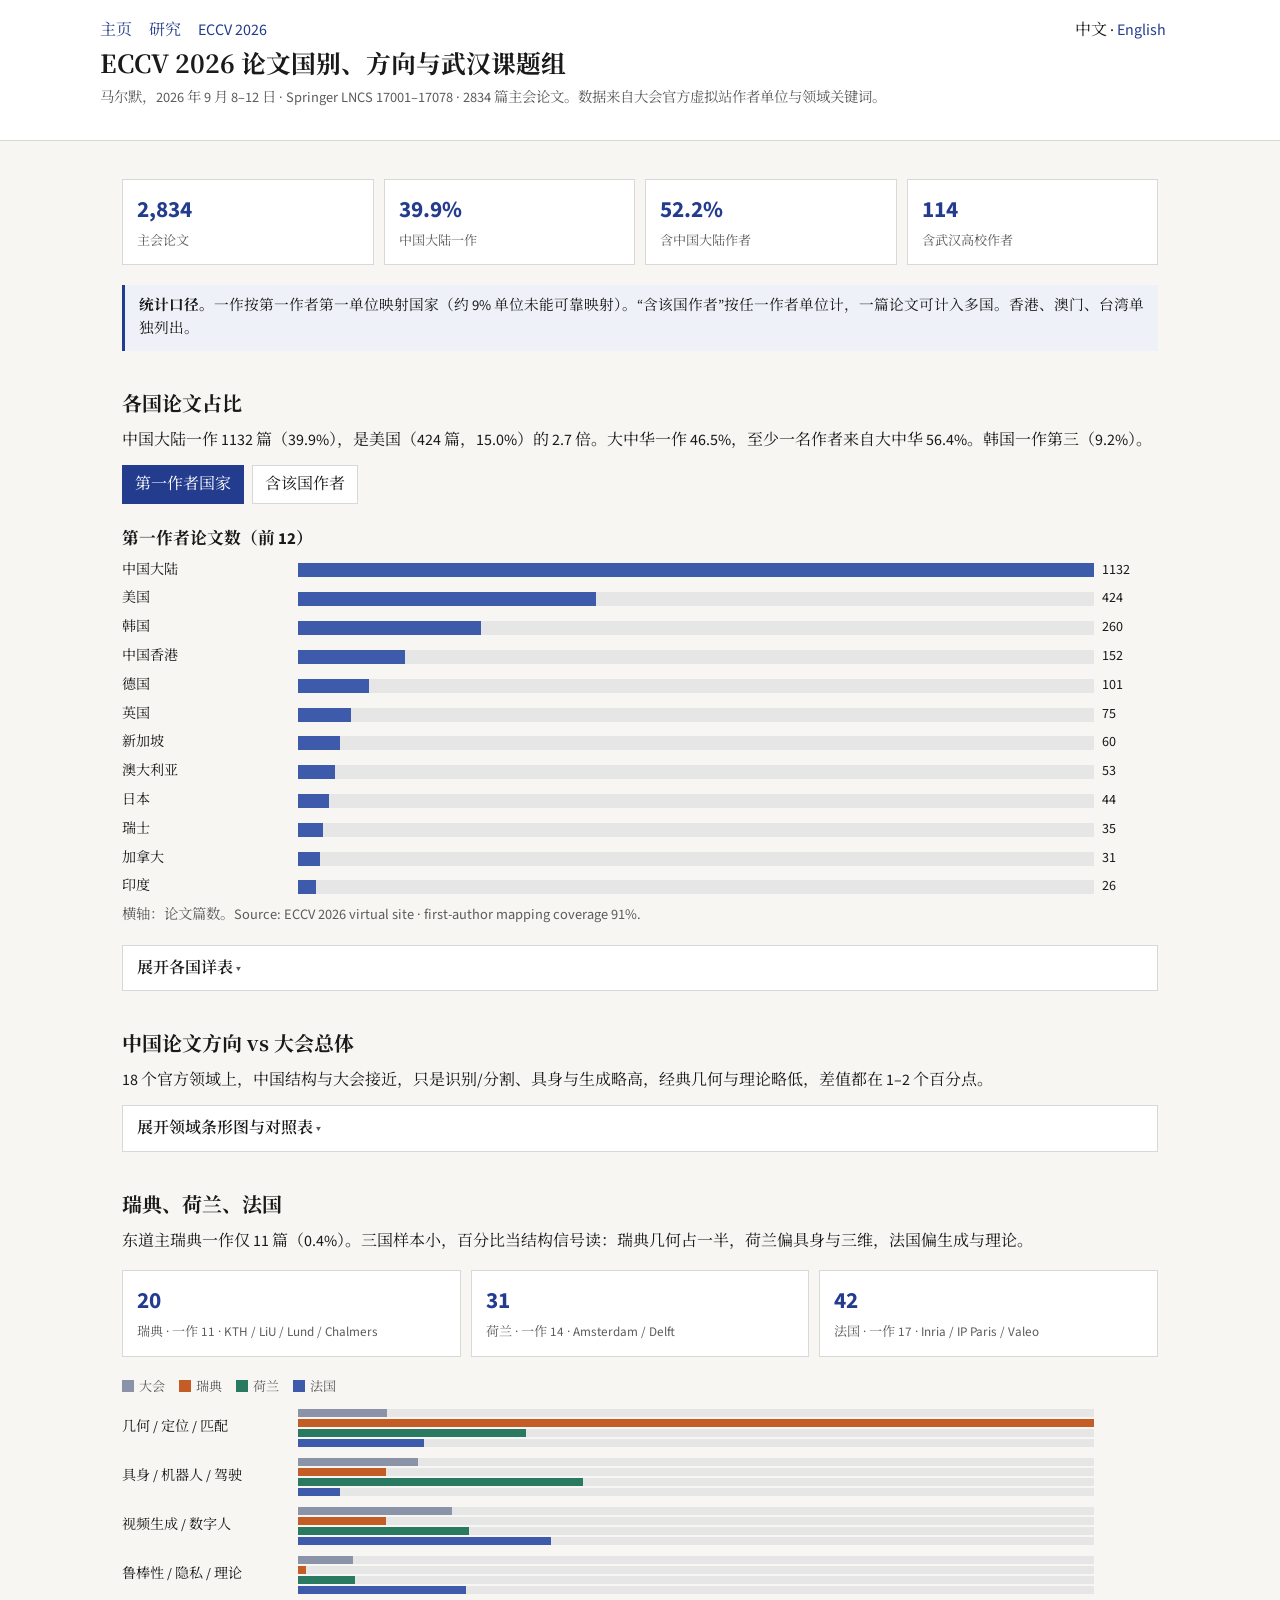
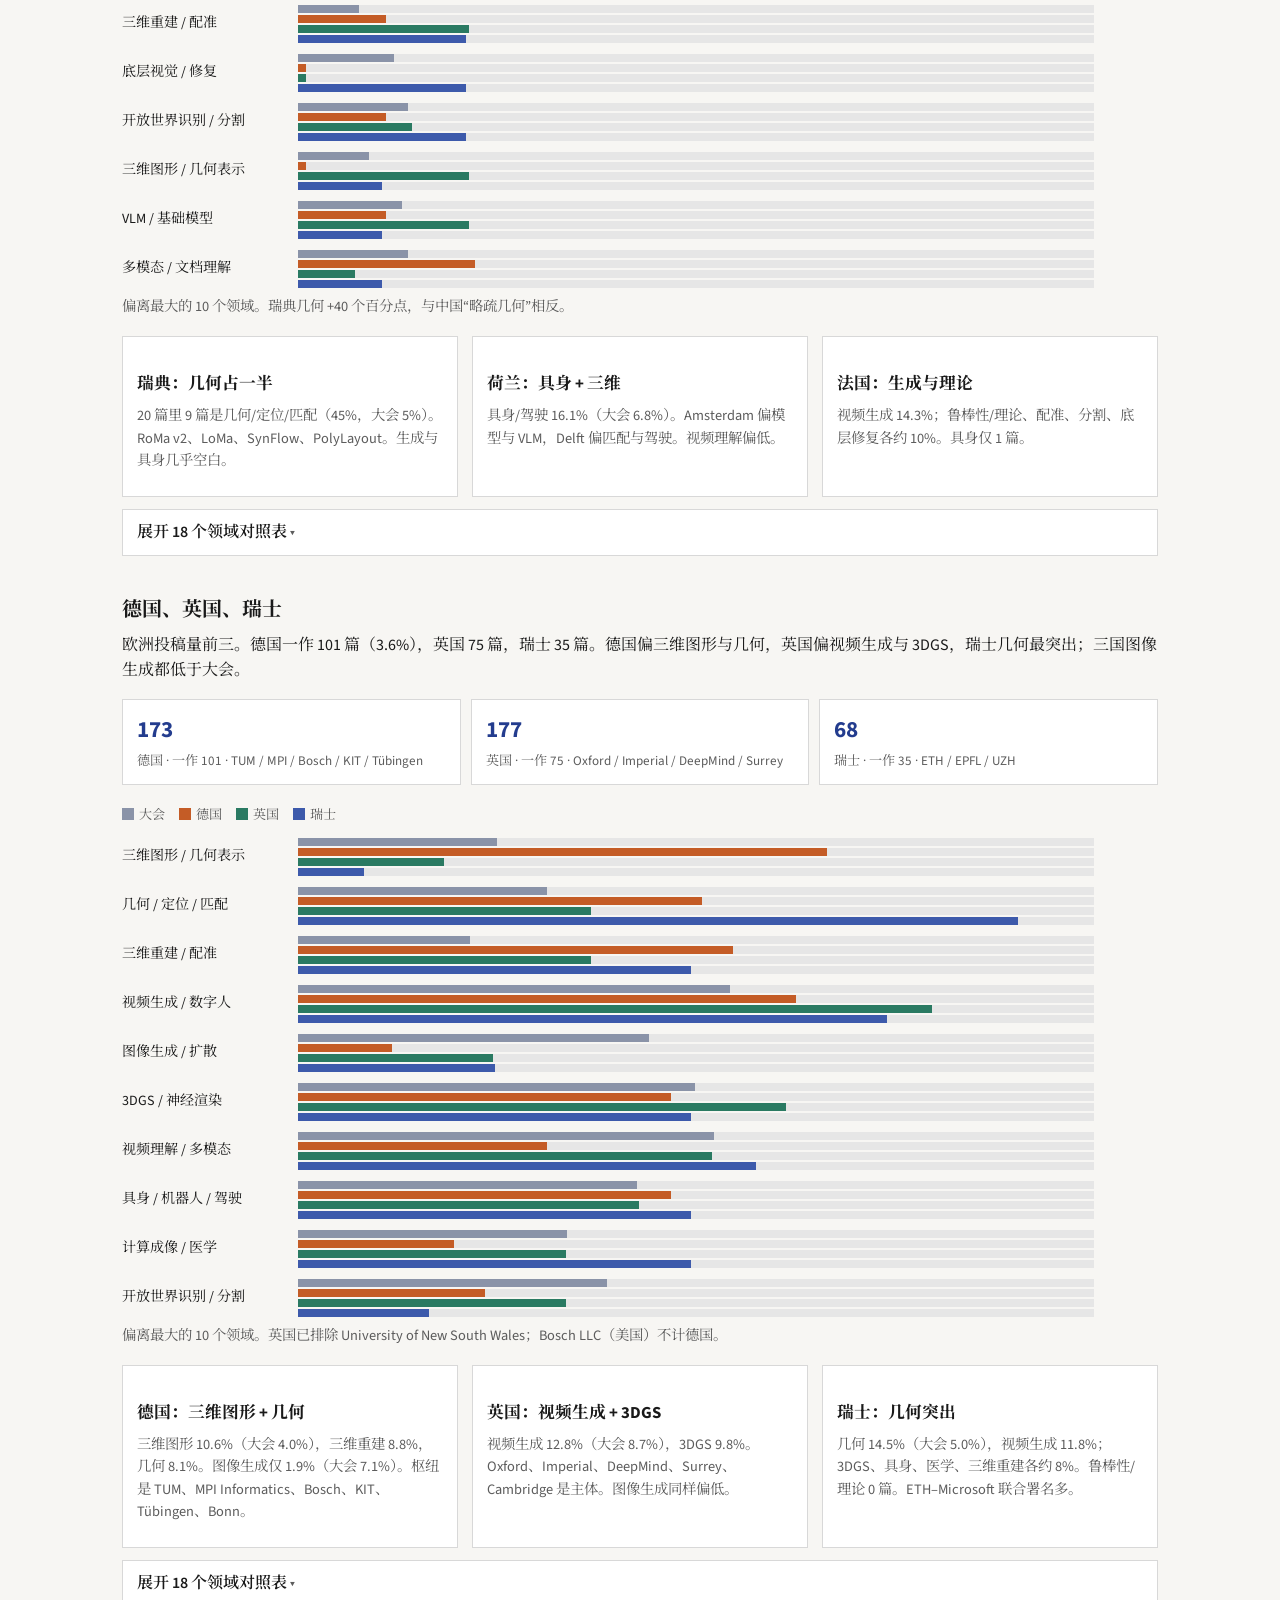
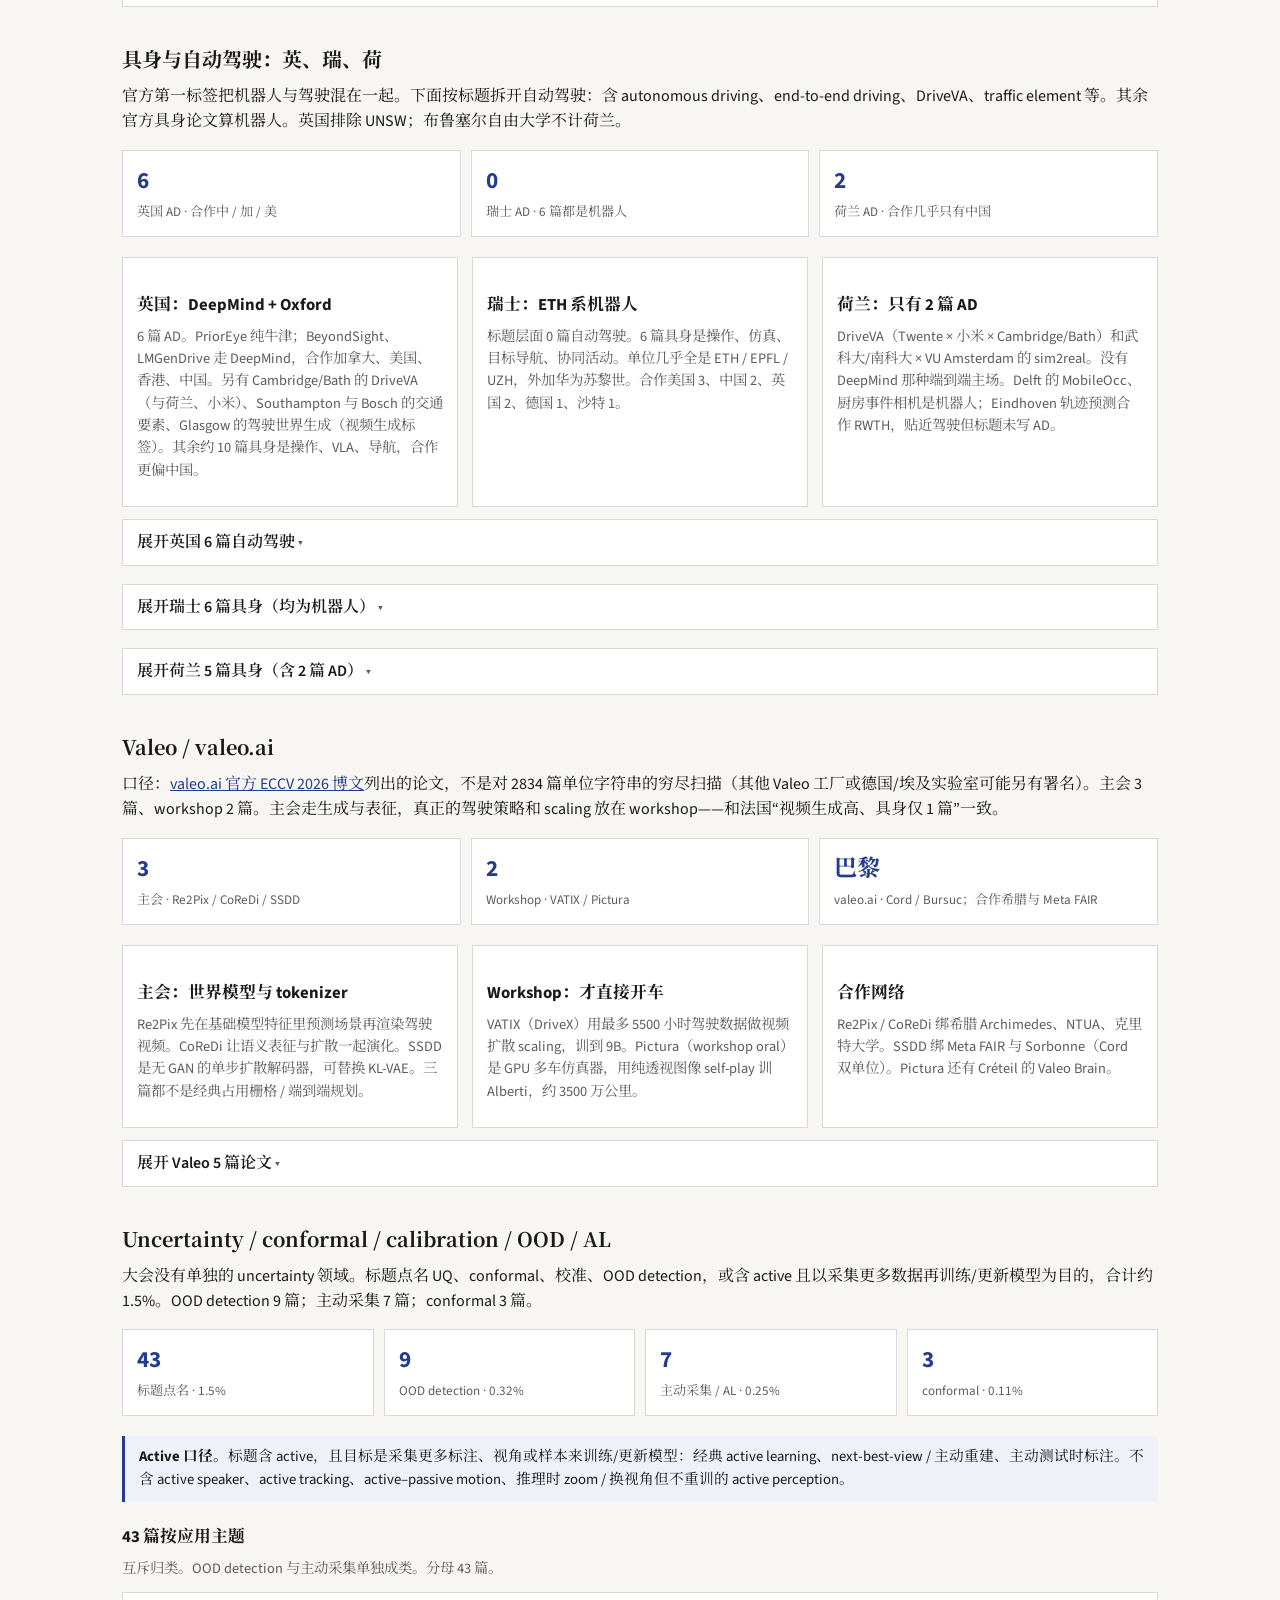
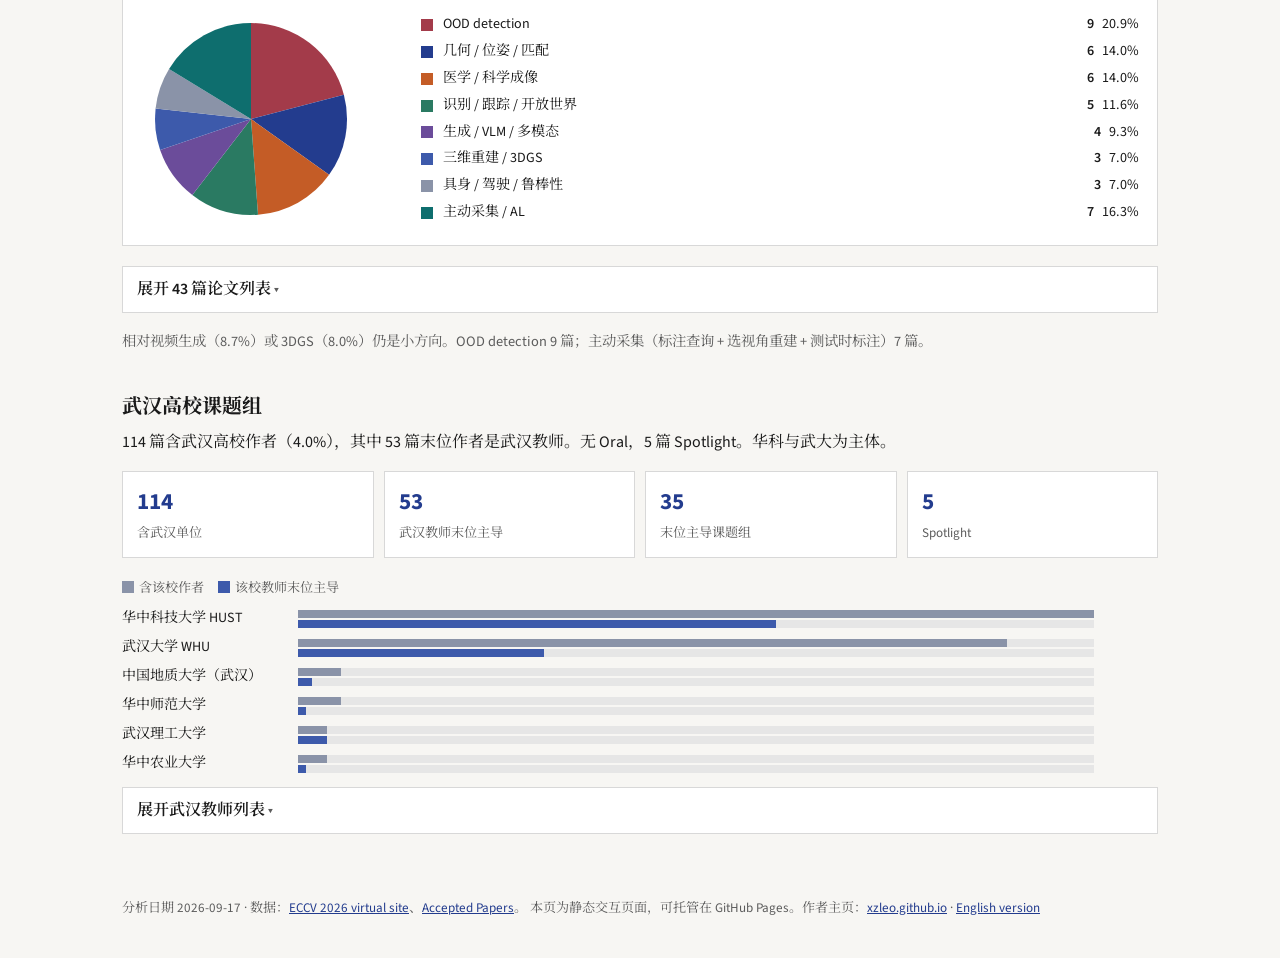
<file: eccv2026.html>
<!DOCTYPE html>
<html lang="zh-CN">
<head>
  <meta charset="UTF-8">
  <meta name="viewport" content="width=device-width, initial-scale=1.0">
  <title>ECCV 2026 论文国别与方向分析</title>
  <link rel="preconnect" href="https://fonts.googleapis.com">
  <link rel="preconnect" href="https://fonts.gstatic.com" crossorigin>
  <link href="https://fonts.googleapis.com/css2?family=Noto+Serif+SC:wght@400;600&family=Source+Sans+3:wght@400;600&display=swap" rel="stylesheet">
  <style>
    :root {
      --ink: #1a1a1a;
      --muted: #5c5c5c;
      --line: #d8d8d8;
      --bg: #f7f6f3;
      --paper: #fff;
      --accent: #233c8e;
      --bar: #3d5aab;
      --bar2: #8a93a8;
      --bar3: #c45c26;
      --bar4: #2a7a62;
    }
    * { box-sizing: border-box; }
    body {
      margin: 0;
      background: var(--bg);
      color: var(--ink);
      font-family: "Source Sans 3", "Noto Serif SC", sans-serif;
      line-height: 1.55;
    }
    header {
      border-bottom: 1px solid var(--line);
      background: var(--paper);
      padding: 18px 22px;
    }
    header .wrap, main, footer { max-width: 1080px; margin: 0 auto; }
    h1 { font-size: 1.55rem; margin: 0 0 6px; font-family: "Noto Serif SC", serif; }
    h2 { font-size: 1.25rem; margin: 36px 0 10px; font-family: "Noto Serif SC", serif; }
    h3 { font-size: 1.05rem; margin: 22px 0 8px; }
    p { margin: 0 0 12px; }
    .muted, .caption { color: var(--muted); font-size: 0.9rem; }
    .caption { margin: 6px 0 18px; }
    a { color: var(--accent); }
    nav a { margin-right: 14px; text-decoration: none; }
    nav a:hover { text-decoration: underline; }
    nav .lang { float: right; }
    main { padding: 22px; }
    .stats {
      display: grid;
      grid-template-columns: repeat(4, 1fr);
      gap: 10px;
      margin: 16px 0 20px;
    }
    .stat {
      background: var(--paper);
      border: 1px solid var(--line);
      padding: 12px 14px;
    }
    .stat b { display: block; font-size: 1.45rem; color: var(--accent); }
    .stat span { font-size: 0.82rem; color: var(--muted); }
    .note {
      background: #eef1f8;
      border-left: 3px solid var(--accent);
      padding: 10px 14px;
      margin: 14px 0 22px;
      font-size: 0.92rem;
    }
    .tabs { display: flex; gap: 8px; flex-wrap: wrap; margin: 10px 0 14px; }
    button.tab {
      border: 1px solid var(--line);
      background: var(--paper);
      color: var(--ink);
      padding: 6px 12px;
      cursor: pointer;
      font: inherit;
    }
    button.tab.active { background: var(--accent); color: #fff; border-color: var(--accent); }
    .bars { display: flex; flex-direction: column; gap: 7px; margin: 8px 0 6px; }
    .bar-row { display: grid; grid-template-columns: 168px 1fr 56px; gap: 8px; align-items: center; font-size: 0.88rem; }
    .track { background: #e6e6e6; height: 14px; position: relative; }
    .fill { height: 100%; background: var(--bar); }
    .fill.g { background: var(--bar2); }
    .fill.o { background: var(--bar3); }
    .fill.s { background: var(--bar4); }
    table { width: 100%; border-collapse: collapse; font-size: 0.88rem; background: var(--paper); }
    th, td { border-bottom: 1px solid var(--line); padding: 6px 8px; text-align: left; }
    th { background: #f0f0ee; font-weight: 600; }
    td.num, th.num { text-align: right; white-space: nowrap; }
    tr:nth-child(even) td { background: #fafaf8; }
    .cols { display: grid; grid-template-columns: 1fr 1fr; gap: 16px; }
    .cols3 { display: grid; grid-template-columns: 1fr 1fr 1fr; gap: 14px; }
    .card { background: var(--paper); border: 1px solid var(--line); padding: 12px 14px; }
    .legend { display: flex; gap: 14px; flex-wrap: wrap; font-size: 0.82rem; color: var(--muted); margin: 4px 0 10px; }
    .sw { display: inline-block; width: 12px; height: 12px; margin-right: 5px; vertical-align: -1px; }
    .pie-box {
      display: grid;
      grid-template-columns: 260px 1fr;
      gap: 20px;
      align-items: center;
      background: var(--paper);
      border: 1px solid var(--line);
      padding: 16px 18px;
      margin: 12px 0 20px;
    }
    .pie-legend-row { display: grid; grid-template-columns: 14px 1fr auto auto; gap: 8px; align-items: center; font-size: 0.88rem; margin: 5px 0; }
    .pie-legend-row b { font-weight: 600; }
    details.paper-fold {
      background: var(--paper);
      border: 1px solid var(--line);
      margin: 12px 0 18px;
    }
    details.paper-fold > summary {
      cursor: pointer;
      padding: 10px 14px;
      font-weight: 600;
      list-style: none;
    }
    details.paper-fold > summary::-webkit-details-marker { display: none; }
    details.paper-fold > summary::after { content: " ▾"; color: var(--muted); font-weight: 400; }
    details.paper-fold[open] > summary::after { content: " ▴"; }
    details.paper-fold table { margin: 0; border: 0; }
    details.paper-fold .fold-inner { padding: 0 14px 14px; }
    footer { padding: 24px 22px 40px; color: var(--muted); font-size: 0.82rem; }
    @media (max-width: 800px) {
      .stats, .cols, .cols3, .pie-box { grid-template-columns: 1fr; }
      .bar-row { grid-template-columns: 1fr; }
      nav .lang { float: none; display: block; margin-top: 8px; }
    }
  </style>
</head>
<body>
  <header>
    <div class="wrap">
      <nav>
        <a href="zh/index.html">主页</a>
        <a href="zh/research.html">研究</a>
        <a href="https://eccv.ecva.net/">ECCV 2026</a>
        <span class="lang">中文 · <a href="eccv2026-en.html">English</a></span>
      </nav>
      <h1>ECCV 2026 论文国别、方向与武汉课题组</h1>
      <p class="muted">马尔默，2026 年 9 月 8–12 日 · Springer LNCS 17001–17078 · 2834 篇主会论文。数据来自大会官方虚拟站作者单位与领域关键词。</p>
    </div>
  </header>
  <main>
    <div class="stats">
      <div class="stat"><b>2,834</b><span>主会论文</span></div>
      <div class="stat"><b>39.9%</b><span>中国大陆一作</span></div>
      <div class="stat"><b>52.2%</b><span>含中国大陆作者</span></div>
      <div class="stat"><b>114</b><span>含武汉高校作者</span></div>
    </div>
    <div class="note">
      <strong>统计口径。</strong>一作按第一作者第一单位映射国家（约 9% 单位未能可靠映射）。“含该国作者”按任一作者单位计，一篇论文可计入多国。香港、澳门、台湾单独列出。
    </div>

    <h2>各国论文占比</h2>
    <p>中国大陆一作 1132 篇（39.9%），是美国（424 篇，15.0%）的 2.7 倍。大中华一作 46.5%，至少一名作者来自大中华 56.4%。韩国一作第三（9.2%）。</p>
    <div class="tabs">
      <button class="tab active" data-mode="first" type="button">第一作者国家</button>
      <button class="tab" data-mode="any" type="button">含该国作者</button>
    </div>
    <h3 id="country-title">第一作者论文数（前 12）</h3>
    <div id="country-bars" class="bars"></div>
    <p class="caption">横轴：论文篇数。Source: ECCV 2026 virtual site · first-author mapping coverage 91%.</p>
    <details class="paper-fold">
      <summary>展开各国详表</summary>
      <div class="fold-inner" style="overflow:auto">
      <table id="country-table"></table>
      </div>
    </details>

    <h2>中国论文方向 vs 大会总体</h2>
    <p>18 个官方领域上，中国结构与大会接近，只是识别/分割、具身与生成略高，经典几何与理论略低，差值都在 1–2 个百分点。</p>
    <details class="paper-fold">
      <summary>展开领域条形图与对照表</summary>
      <div class="fold-inner">
    <div class="legend">
      <span><i class="sw" style="background:var(--bar2)"></i>大会全体</span>
      <span><i class="sw" style="background:var(--bar)"></i>中国大陆</span>
    </div>
    <div id="cn-bars" class="bars"></div>
    <p class="caption">占该集合论文的百分比。第一标签。2834 篇 vs 1478 篇含中国大陆单位。</p>
    <div class="cols">
      <div>
        <h3>中国相对更高</h3>
        <table id="cn-up"></table>
      </div>
      <div>
        <h3>中国相对更低</h3>
        <table id="cn-down"></table>
      </div>
    </div>
      </div>
    </details>

    <h2>瑞典、荷兰、法国</h2>
    <p>东道主瑞典一作仅 11 篇（0.4%）。三国样本小，百分比当结构信号读：瑞典几何占一半，荷兰偏具身与三维，法国偏生成与理论。</p>
    <div class="stats" style="grid-template-columns:repeat(3,1fr)">
      <div class="stat"><b>20</b><span>瑞典 · 一作 11 · KTH / LiU / Lund / Chalmers</span></div>
      <div class="stat"><b>31</b><span>荷兰 · 一作 14 · Amsterdam / Delft</span></div>
      <div class="stat"><b>42</b><span>法国 · 一作 17 · Inria / IP Paris / Valeo</span></div>
    </div>
    <div class="legend">
      <span><i class="sw" style="background:var(--bar2)"></i>大会</span>
      <span><i class="sw" style="background:var(--bar3)"></i>瑞典</span>
      <span><i class="sw" style="background:var(--bar4)"></i>荷兰</span>
      <span><i class="sw" style="background:var(--bar)"></i>法国</span>
    </div>
    <div id="eu-bars" class="bars"></div>
    <p class="caption">偏离最大的 10 个领域。瑞典几何 +40 个百分点，与中国“略疏几何”相反。</p>
    <div class="cols3">
      <div class="card"><h3>瑞典：几何占一半</h3><p class="muted">20 篇里 9 篇是几何/定位/匹配（45%，大会 5%）。RoMa v2、LoMa、SynFlow、PolyLayout。生成与具身几乎空白。</p></div>
      <div class="card"><h3>荷兰：具身 + 三维</h3><p class="muted">具身/驾驶 16.1%（大会 6.8%）。Amsterdam 偏模型与 VLM，Delft 偏匹配与驾驶。视频理解偏低。</p></div>
      <div class="card"><h3>法国：生成与理论</h3><p class="muted">视频生成 14.3%；鲁棒性/理论、配准、分割、底层修复各约 10%。具身仅 1 篇。</p></div>
    </div>
    <details class="paper-fold">
      <summary>展开 18 个领域对照表</summary>
      <div class="fold-inner" style="overflow:auto"><table id="eu-table"></table></div>
    </details>

    <h2>德国、英国、瑞士</h2>
    <p>欧洲投稿量前三。德国一作 101 篇（3.6%），英国 75 篇，瑞士 35 篇。德国偏三维图形与几何，英国偏视频生成与 3DGS，瑞士几何最突出；三国图像生成都低于大会。</p>
    <div class="stats" style="grid-template-columns:repeat(3,1fr)">
      <div class="stat"><b>173</b><span>德国 · 一作 101 · TUM / MPI / Bosch / KIT / Tübingen</span></div>
      <div class="stat"><b>177</b><span>英国 · 一作 75 · Oxford / Imperial / DeepMind / Surrey</span></div>
      <div class="stat"><b>68</b><span>瑞士 · 一作 35 · ETH / EPFL / UZH</span></div>
    </div>
    <div class="legend">
      <span><i class="sw" style="background:var(--bar2)"></i>大会</span>
      <span><i class="sw" style="background:var(--bar3)"></i>德国</span>
      <span><i class="sw" style="background:var(--bar4)"></i>英国</span>
      <span><i class="sw" style="background:var(--bar)"></i>瑞士</span>
    </div>
    <div id="eu3-bars" class="bars"></div>
    <p class="caption">偏离最大的 10 个领域。英国已排除 University of New South Wales；Bosch LLC（美国）不计德国。</p>
    <div class="cols3">
      <div class="card"><h3>德国：三维图形 + 几何</h3><p class="muted">三维图形 10.6%（大会 4.0%），三维重建 8.8%，几何 8.1%。图像生成仅 1.9%（大会 7.1%）。枢纽是 TUM、MPI Informatics、Bosch、KIT、Tübingen、Bonn。</p></div>
      <div class="card"><h3>英国：视频生成 + 3DGS</h3><p class="muted">视频生成 12.8%（大会 8.7%），3DGS 9.8%。Oxford、Imperial、DeepMind、Surrey、Cambridge 是主体。图像生成同样偏低。</p></div>
      <div class="card"><h3>瑞士：几何突出</h3><p class="muted">几何 14.5%（大会 5.0%），视频生成 11.8%；3DGS、具身、医学、三维重建各约 8%。鲁棒性/理论 0 篇。ETH–Microsoft 联合署名多。</p></div>
    </div>
    <details class="paper-fold">
      <summary>展开 18 个领域对照表</summary>
      <div class="fold-inner" style="overflow:auto"><table id="eu3-table"></table></div>
    </details>

    <h2>具身与自动驾驶：英、瑞、荷</h2>
    <p>官方第一标签把机器人与驾驶混在一起。下面按标题拆开自动驾驶：含 autonomous driving、end-to-end driving、DriveVA、traffic element 等。其余官方具身论文算机器人。英国排除 UNSW；布鲁塞尔自由大学不计荷兰。</p>
    <div class="stats" style="grid-template-columns:repeat(3,1fr)">
      <div class="stat"><b>6</b><span>英国 AD · 合作中 / 加 / 美</span></div>
      <div class="stat"><b>0</b><span>瑞士 AD · 6 篇都是机器人</span></div>
      <div class="stat"><b>2</b><span>荷兰 AD · 合作几乎只有中国</span></div>
    </div>
    <div class="cols3">
      <div class="card"><h3>英国：DeepMind + Oxford</h3><p class="muted">6 篇 AD。PriorEye 纯牛津；BeyondSight、LMGenDrive 走 DeepMind，合作加拿大、美国、香港、中国。另有 Cambridge/Bath 的 DriveVA（与荷兰、小米）、Southampton 与 Bosch 的交通要素、Glasgow 的驾驶世界生成（视频生成标签）。其余约 10 篇具身是操作、VLA、导航，合作更偏中国。</p></div>
      <div class="card"><h3>瑞士：ETH 系机器人</h3><p class="muted">标题层面 0 篇自动驾驶。6 篇具身是操作、仿真、目标导航、协同活动。单位几乎全是 ETH / EPFL / UZH，外加华为苏黎世。合作美国 3、中国 2、英国 2、德国 1、沙特 1。</p></div>
      <div class="card"><h3>荷兰：只有 2 篇 AD</h3><p class="muted">DriveVA（Twente × 小米 × Cambridge/Bath）和武科大/南科大 × VU Amsterdam 的 sim2real。没有 DeepMind 那种端到端主场。Delft 的 MobileOcc、厨房事件相机是机器人；Eindhoven 轨迹预测合作 RWTH，贴近驾驶但标题未写 AD。</p></div>
    </div>
    <details class="paper-fold">
      <summary>展开英国 6 篇自动驾驶</summary>
      <div class="fold-inner" style="overflow:auto">
        <table>
          <thead><tr><th>论文</th><th>英国单位</th><th>其他国家</th><th>标签</th></tr></thead>
          <tbody>
            <tr><td>PriorEye: Geospatial Visual Priors for End-to-End Autonomous Driving</td><td>Oxford</td><td>无</td><td>具身</td></tr>
            <tr><td>BeyondSight: Object Permanence for End-to-End Autonomous Driving</td><td>DeepMind</td><td>加拿大、美国</td><td>具身</td></tr>
            <tr><td>LMGenDrive: Bridging Multimodal Understanding and Generative World Modeling for End-to-End Driving</td><td>DeepMind</td><td>香港、加拿大、中国、美国</td><td>具身</td></tr>
            <tr><td>DriveVA: Video Action Models are Zero-Shot Drivers</td><td>Cambridge、Bath</td><td>荷兰、中国</td><td>具身</td></tr>
            <tr><td>Plug-and-Play Traffic Element Awareness for End-to-End Autonomous Driving</td><td>Southampton</td><td>中国、新加坡、德国</td><td>具身</td></tr>
            <tr><td>Composing Driving Worlds through Disentangled Control for Adversarial Scenario Generation</td><td>Glasgow</td><td>日本</td><td>视频生成</td></tr>
          </tbody>
        </table>
      </div>
    </details>
    <details class="paper-fold">
      <summary>展开瑞士 6 篇具身（均为机器人）</summary>
      <div class="fold-inner" style="overflow:auto">
        <table>
          <thead><tr><th>论文</th><th>瑞士单位</th><th>其他国家</th><th>方向</th></tr></thead>
          <tbody>
            <tr><td>3DWay: Generalizing Robot Manipulation via 3D Consistent Waypoints</td><td>ETH</td><td>中国、美国</td><td>操作</td></tr>
            <tr><td>SPEAR: A Simulator for Photorealistic Embodied AI Research</td><td>ETH（兼 Imperial）</td><td>美国、中国、英国</td><td>仿真</td></tr>
            <tr><td>CoMind: Understanding Collaborative Human Activity from Multiple Minds and Views</td><td>ETH / Microsoft / MPI</td><td>德国</td><td>协同活动</td></tr>
            <tr><td>What Matters in RL-Based Methods for Object-Goal Navigation?</td><td>EPFL、ETH、UZH、DeepMind</td><td>英国</td><td>导航</td></tr>
            <tr><td>ContextFlow: In-Context Flow Matching for Robot Manipulation</td><td>华为苏黎世</td><td>沙特、美国</td><td>操作</td></tr>
            <tr><td>SkillSpotter: Pose-Aware Multi-View Skilled Action Detection</td><td>ETH</td><td>无</td><td>技能检测</td></tr>
          </tbody>
        </table>
      </div>
    </details>
    <details class="paper-fold">
      <summary>展开荷兰 5 篇具身（含 2 篇 AD）</summary>
      <div class="fold-inner" style="overflow:auto">
        <table>
          <thead><tr><th>论文</th><th>荷兰单位</th><th>其他国家</th><th>方向</th></tr></thead>
          <tbody>
            <tr><td>DriveVA: Video Action Models are Zero-Shot Drivers</td><td>Twente</td><td>中国、英国</td><td>自动驾驶</td></tr>
            <tr><td>Unpaired Geometry-Guided Sim2Real Translation for Autonomous Driving</td><td>VU Amsterdam</td><td>中国</td><td>自动驾驶</td></tr>
            <tr><td>Towards Metric-Agnostic Trajectory Forecasting</td><td>Eindhoven</td><td>德国</td><td>轨迹预测</td></tr>
            <tr><td>MobileOcc: A Human-Aware Semantic Occupancy Dataset for Mobile Robots</td><td>Delft</td><td>瑞典（KTH 双单位）</td><td>机器人占据</td></tr>
            <tr><td>Cooking beyond Frames: A Stereo Event Camera Dataset in the Kitchen</td><td>Delft</td><td>无</td><td>具身数据集</td></tr>
          </tbody>
        </table>
      </div>
    </details>

    <h2>Valeo / valeo.ai</h2>
    <p>口径：<a href="https://valeoai.github.io/posts/eccv-2026">valeo.ai 官方 ECCV 2026 博文</a>列出的论文，不是对 2834 篇单位字符串的穷尽扫描（其他 Valeo 工厂或德国/埃及实验室可能另有署名）。主会 3 篇、workshop 2 篇。主会走生成与表征，真正的驾驶策略和 scaling 放在 workshop——和法国“视频生成高、具身仅 1 篇”一致。</p>
    <div class="stats" style="grid-template-columns:repeat(3,1fr)">
      <div class="stat"><b>3</b><span>主会 · Re2Pix / CoReDi / SSDD</span></div>
      <div class="stat"><b>2</b><span>Workshop · VATIX / Pictura</span></div>
      <div class="stat"><b>巴黎</b><span>valeo.ai · Cord / Bursuc；合作希腊与 Meta FAIR</span></div>
    </div>
    <div class="cols3">
      <div class="card"><h3>主会：世界模型与 tokenizer</h3><p class="muted">Re2Pix 先在基础模型特征里预测场景再渲染驾驶视频。CoReDi 让语义表征与扩散一起演化。SSDD 是无 GAN 的单步扩散解码器，可替换 KL-VAE。三篇都不是经典占用栅格 / 端到端规划。</p></div>
      <div class="card"><h3>Workshop：才直接开车</h3><p class="muted">VATIX（DriveX）用最多 5500 小时驾驶数据做视频扩散 scaling，训到 9B。Pictura（workshop oral）是 GPU 多车仿真器，用纯透视图像 self-play 训 Alberti，约 3500 万公里。</p></div>
      <div class="card"><h3>合作网络</h3><p class="muted">Re2Pix / CoReDi 绑希腊 Archimedes、NTUA、克里特大学。SSDD 绑 Meta FAIR 与 Sorbonne（Cord 双单位）。Pictura 还有 Créteil 的 Valeo Brain。</p></div>
    </div>
    <details class="paper-fold">
      <summary>展开 Valeo 5 篇论文</summary>
      <div class="fold-inner" style="overflow:auto">
        <table>
          <thead><tr><th>论文</th><th>会场</th><th>方向</th><th>合作</th></tr></thead>
          <tbody>
            <tr><td>Re2Pix: Representations Before Pixels — Semantics-Guided Hierarchical Video Prediction</td><td>主会</td><td>驾驶视频预测</td><td>希腊 Archimedes / NTUA / 克里特</td></tr>
            <tr><td>CoReDi: Coevolving Representations in Joint Image-Feature Diffusion</td><td>主会</td><td>图像–特征扩散</td><td>希腊 Archimedes / NTUA / 克里特</td></tr>
            <tr><td>SSDD: Single-Step Diffusion Decoder for Efficient Image Tokenization</td><td>主会</td><td>Tokenizer / 扩散解码</td><td>Meta FAIR、Sorbonne</td></tr>
            <tr><td>VATIX: How Far Can 5,500 Hours of Driving Take You?</td><td>DriveX workshop</td><td>驾驶视频扩散 scaling</td><td>valeo.ai 内部</td></tr>
            <tr><td>Pictura: Perspective-View Self-Play at Scale for Driving</td><td>Workshop oral</td><td>透视 self-play 驾驶</td><td>Valeo Brain、Sorbonne</td></tr>
          </tbody>
        </table>
      </div>
    </details>

    <h2>Uncertainty / conformal / calibration / OOD / AL</h2>
    <p>大会没有单独的 uncertainty 领域。标题点名 UQ、conformal、校准、OOD detection，或含 active 且以采集更多数据再训练/更新模型为目的，合计约 1.5%。OOD detection 9 篇；主动采集 7 篇；conformal 3 篇。</p>
    <div class="stats">
      <div class="stat"><b>43</b><span>标题点名 · 1.5%</span></div>
      <div class="stat"><b>9</b><span>OOD detection · 0.32%</span></div>
      <div class="stat"><b>7</b><span>主动采集 / AL · 0.25%</span></div>
      <div class="stat"><b>3</b><span>conformal · 0.11%</span></div>
    </div>
    <div class="note"><strong>Active 口径。</strong>标题含 active，且目标是采集更多标注、视角或样本来训练/更新模型：经典 active learning、next-best-view / 主动重建、主动测试时标注。不含 active speaker、active tracking、active–passive motion、推理时 zoom / 换视角但不重训的 active perception。</div>
    <h3>43 篇按应用主题</h3>
    <p class="muted">互斥归类。OOD detection 与主动采集单独成类。分母 43 篇。</p>
    <div class="pie-box">
      <svg id="uq-pie" viewBox="0 0 220 220" width="220" height="220" aria-label="UQ papers by theme"></svg>
      <div id="uq-pie-legend"></div>
    </div>
    <details class="paper-fold">
      <summary>展开 43 篇论文列表</summary>
      <div class="fold-inner" style="overflow:auto">
    <table>
      <thead><tr><th>论文</th><th>主题</th><th>标签</th></tr></thead>
      <tbody>
        <tr><td>If It's Not Efficient, It's Not Usable: Real-Time OOD Detection with Latent De-Biasing and High-Quality Negative Samples</td><td>OOD detection</td><td>OOD</td></tr>
        <tr><td>NegAS: Negative Label Guided Attention and Scoring for Out-of-Distribution Object Detection with Vision-Language Models</td><td>OOD detection</td><td>OOD</td></tr>
        <tr><td>Leveraging Dark Knowledge for Intrinsic Multimodal Out-of-Distribution Detection</td><td>OOD detection</td><td>OOD</td></tr>
        <tr><td>Why Feature Magnitude Deceives OOD Detectors: An Angular Separation Perspective</td><td>OOD detection</td><td>OOD</td></tr>
        <tr><td>Ranked Activation Shift for Post-hoc Out-of-Distribution Detection</td><td>OOD detection</td><td>OOD</td></tr>
        <tr><td>Distribution-Aware Feature Selection for Post-hoc Out-of-Distribution Detection</td><td>OOD detection</td><td>OOD</td></tr>
        <tr><td>Modality-Aware Out-of-Distribution Detection for Multi-Modal Action Recognition</td><td>OOD detection</td><td>OOD</td></tr>
        <tr><td>Exploiting Local Flatness for Efficient Out-of-Distribution Detection</td><td>OOD detection</td><td>OOD</td></tr>
        <tr><td>Unified Multi-Layer Subspace Modeling for Cross-Domain OOD Detection</td><td>OOD detection</td><td>OOD</td></tr>
        <tr><td>A Mechanism-Driven Theory of Phase Transitions in Active Learning</td><td>主动采集 / AL</td><td>AL</td></tr>
        <tr><td>FuDU: A Fuzzy Dual-dimension Uncertainty Framework for Streaming Active Learning in Industrial Defect Detection</td><td>主动采集 / AL</td><td>UQ · AL</td></tr>
        <tr><td>Combining Discrepancy-Confusion Uncertainty and Calibration Diversity for Active Fine-Grained Image Classification</td><td>主动采集 / AL</td><td>UQ · AL · 校准</td></tr>
        <tr><td>ActiveStructure: Plane Scene Graph-Guided Active 3D Gaussian Splatting</td><td>主动采集 / AL</td><td>NBV · 3DGS</td></tr>
        <tr><td>Active View Selection with Perturbed Gaussian Ensemble for Tomographic Reconstruction</td><td>主动采集 / AL</td><td>NBV · CT</td></tr>
        <tr><td>R3RECON: Radiance-Field-Free Active Reconstruction via Renderability</td><td>主动采集 / AL</td><td>NBV</td></tr>
        <tr><td>Probe, Anchor, and Amend: Active Test-Time Adaptation of Vision-Language Models</td><td>主动采集 / AL</td><td>ATTA</td></tr>
        <tr><td>Coordinate Singularities Break Conformal Coverage for Gaze and Head Pose</td><td>几何 / 位姿 / 匹配</td><td>conformal</td></tr>
        <tr><td>SPARC: Single-Pass Scaling for Motion Forecasting with Conformal Bayesian Last Layers</td><td>几何 / 位姿 / 匹配</td><td>conformal · Bayesian</td></tr>
        <tr><td>Ice Cloud Geometry Retrieval with Calibrated Uncertainty from Passive Satellite Imagery</td><td>医学 / 科学成像</td><td>conformal · UQ</td></tr>
        <tr><td>Quantile-Adaptive Temperature Scaling for Confidence Calibration</td><td>医学 / 科学成像</td><td>confidence calibration</td></tr>
        <tr><td>FedLAS: Feature-Modulated Bidirectional Label Smoothing for Neural Network Calibration</td><td>医学 / 科学成像</td><td>校准</td></tr>
        <tr><td>Rethinking Detection Calibration: A Coordinate Perspective</td><td>几何 / 位姿 / 匹配</td><td>检测校准</td></tr>
        <tr><td>MED-LCDS: Multi-Expert-Domain CLIP Classification via Logit Calibration</td><td>识别 / 跟踪 / 开放世界</td><td>校准</td></tr>
        <tr><td>Mode-Conditioned Residual Calibration for Multi-Object Tracking</td><td>识别 / 跟踪 / 开放世界</td><td>跟踪校准</td></tr>
        <tr><td>Auto3R: Automated 3D Reconstruction and Scanning via Data-driven Uncertainty Quantification</td><td>几何 / 位姿 / 匹配</td><td>UQ</td></tr>
        <tr><td>Bayesian Uncertainty Attribution-Guided Fine-Tuning for Open-Set Action Recognition</td><td>识别 / 跟踪 / 开放世界</td><td>Bayesian UQ</td></tr>
        <tr><td>Analytic Bayesian Uncertainty for LiDAR Segmentation: A Single-pass Generative Approach</td><td>几何 / 位姿 / 匹配</td><td>Bayesian UQ</td></tr>
        <tr><td>Uncertainty-aware tree height change regression</td><td>识别 / 跟踪 / 开放世界</td><td>UQ</td></tr>
        <tr><td>UECP: Uncertainty-Enhanced Collaborative Perception</td><td>具身 / 驾驶 / 鲁棒性</td><td>UQ</td></tr>
        <tr><td>NegROI: Click-Centric Uncertainty-Guided Refinement with Scene-Conditioned Negative Prompts for Robust Interactive 3D Segmentation</td><td>识别 / 跟踪 / 开放世界</td><td>UQ</td></tr>
        <tr><td>Cross-View Yaw Estimation in Location Uncertainty with Line-Aligning Yaw Scoring</td><td>几何 / 位姿 / 匹配</td><td>UQ</td></tr>
        <tr><td>Robustness Meets Uncertainty: Evidential Adversarial Training for Robust Selective Classification</td><td>具身 / 驾驶 / 鲁棒性</td><td>evidential</td></tr>
        <tr><td>ELDiff: When Evidential Learning Meets Text-to-Image Diffusion</td><td>生成 / VLM / 多模态</td><td>evidential</td></tr>
        <tr><td>HERO: Heterogeneous Evidential Robust Object-Level Collaborative Perception</td><td>具身 / 驾驶 / 鲁棒性</td><td>evidential</td></tr>
        <tr><td>Semantic-Anchored Evidential Fusion for Domain-Robust Whole-Slide Survival Analysis</td><td>医学 / 科学成像</td><td>evidential</td></tr>
        <tr><td>Predictive Photometric Uncertainty in Gaussian Splatting for Novel View Synthesis</td><td>三维重建 / 3DGS</td><td>UQ</td></tr>
        <tr><td>PUF: Plug-and-Play Uncertainty-Aware Fusion for Online 3D Scene Graph Generation</td><td>三维重建 / 3DGS</td><td>UQ</td></tr>
        <tr><td>Uncertainty-Driven Gaussian Sphere Propagation for 3D Semantic Segmentation</td><td>三维重建 / 3DGS</td><td>UQ</td></tr>
        <tr><td>RIGS: Radar-Informed Gaussian Splatting for Uncertainty-Aware 3D Occupancy and Motion Prediction</td><td>医学 / 科学成像</td><td>UQ</td></tr>
        <tr><td>Training-free Uncertainty Guidance for Complex Visual Tasks with MLLMs</td><td>生成 / VLM / 多模态</td><td>UQ</td></tr>
        <tr><td>GeMoE: Gating Entropy is All You Need for Uncertainty-aware Adaptive Routing in MoE-based Large Vision-Language Models</td><td>生成 / VLM / 多模态</td><td>UQ</td></tr>
        <tr><td>Multi-Channel Uncertainty-Weighted Score Matching for Conditional Diffusion in Medical UDA</td><td>医学 / 科学成像</td><td>UQ</td></tr>
        <tr><td>Distribution-Alignment Bridge for Uncertainty-Aware Text-to-Video Retrieval</td><td>生成 / VLM / 多模态</td><td>UQ</td></tr>
      </tbody>
    </table>
      </div>
    </details>
    <p class="caption">相对视频生成（8.7%）或 3DGS（8.0%）仍是小方向。OOD detection 9 篇；主动采集（标注查询 + 选视角重建 + 测试时标注）7 篇。</p>

    <h2>武汉高校课题组</h2>
    <p>114 篇含武汉高校作者（4.0%），其中 53 篇末位作者是武汉教师。无 Oral，5 篇 Spotlight。华科与武大为主体。</p>
    <div class="stats">
      <div class="stat"><b>114</b><span>含武汉单位</span></div>
      <div class="stat"><b>53</b><span>武汉教师末位主导</span></div>
      <div class="stat"><b>35</b><span>末位主导课题组</span></div>
      <div class="stat"><b>5</b><span>Spotlight</span></div>
    </div>
    <div class="legend">
      <span><i class="sw" style="background:var(--bar2)"></i>含该校作者</span>
      <span><i class="sw" style="background:var(--bar)"></i>该校教师末位主导</span>
    </div>
    <div id="wh-bars" class="bars"></div>
    <details class="paper-fold">
      <summary>展开武汉教师列表</summary>
      <div class="fold-inner">
    <table id="wh-table"></table>
    <p class="muted">课题组按论文末位作者归并。合作论文若末位不在武汉，只计入 114 篇参与。</p>
      </div>
    </details>
  </main>
  <footer>
    分析日期 2026-09-17 · 数据：<a href="https://eccv.ecva.net/virtual/2026/papers.html">ECCV 2026 virtual site</a>、<a href="https://eccv.ecva.net/Conferences/2026/AcceptedPapers">Accepted Papers</a>。
    本页为静态交互页面，可托管在 GitHub Pages。作者主页：<a href="https://xzleo.github.io">xzleo.github.io</a>
    · <a href="eccv2026-en.html">English version</a>
  </footer>
  <script>
    const FIRST = [
      {k:"中国大陆",v:1132,pct:39.94},{k:"美国",v:424,pct:14.96},{k:"韩国",v:260,pct:9.17},{k:"中国香港",v:152,pct:5.36},
      {k:"德国",v:101,pct:3.56},{k:"英国",v:75,pct:2.65},{k:"新加坡",v:60,pct:2.12},{k:"澳大利亚",v:53,pct:1.87},
      {k:"日本",v:44,pct:1.55},{k:"瑞士",v:35,pct:1.24},{k:"加拿大",v:31,pct:1.09},{k:"印度",v:26,pct:0.92}
    ];
    const FIRST_FULL = [
      ...FIRST,
      {k:"中国台湾",v:23,pct:0.81},{k:"意大利",v:22,pct:0.78},{k:"阿联酋",v:19,pct:0.67},
      {k:"法国",v:17,pct:0.60},{k:"以色列",v:16,pct:0.56},{k:"荷兰",v:14,pct:0.49},{k:"瑞典",v:11,pct:0.39}
    ];
    const ANY = [
      {k:"中国大陆",v:1478,pct:52.15},{k:"美国",v:838,pct:29.57},{k:"中国香港",v:357,pct:12.6},{k:"韩国",v:316,pct:11.15},
      {k:"新加坡",v:210,pct:7.41},{k:"英国",v:177,pct:6.25},{k:"德国",v:173,pct:6.1},{k:"澳大利亚",v:141,pct:4.98},
      {k:"日本",v:87,pct:3.07},{k:"瑞士",v:68,pct:2.4},{k:"加拿大",v:56,pct:1.98},{k:"阿联酋",v:44,pct:1.55}
    ];
    const ANY_MAP = {
      "中国大陆":1478,"美国":838,"韩国":316,"中国香港":357,"德国":173,"英国":177,"新加坡":210,"澳大利亚":141,
      "日本":87,"瑞士":68,"加拿大":56,"印度":39,"中国台湾":39,"意大利":43,"阿联酋":44,"法国":42,"荷兰":31,"瑞典":20,"以色列":23
    };
    const ANY_PCT = {
      "中国大陆":52.15,"美国":29.57,"韩国":11.15,"中国香港":12.6,"德国":6.1,"英国":6.25,"新加坡":7.41,"澳大利亚":4.98,
      "日本":3.07,"瑞士":2.4,"加拿大":1.98,"印度":1.38,"中国台湾":1.38,"意大利":1.52,"阿联酋":1.55,"法国":1.48,"荷兰":1.09,"瑞典":0.71,"以色列":0.81
    };
    const TOPICS = [
      {s:"视频生成 / 数字人",all:8.68,cn:8.46,diff:-0.22,se:5,nl:9.68,fr:14.29,seN:1,nlN:3,frN:6,de:10,uk:12.75,ch:11.84,deN:16,ukN:26,chN:9},
      {s:"视频理解 / 多模态",all:8.36,cn:9.34,diff:0.98,se:0,nl:3.23,fr:4.76,seN:0,nlN:1,frN:2,de:5,uk:8.33,ch:9.21,deN:8,ukN:17,chN:7},
      {s:"3DGS / 神经渲染",all:7.97,cn:7.31,diff:-0.66,se:5,nl:3.23,fr:4.76,seN:1,nlN:1,frN:2,de:7.5,uk:9.8,ch:7.89,deN:12,ukN:20,chN:6},
      {s:"图像生成 / 扩散",all:7.06,cn:8.32,diff:1.26,se:5,nl:0,fr:0,seN:1,nlN:0,frN:0,de:1.88,uk:3.92,ch:3.95,deN:3,ukN:8,chN:3},
      {s:"具身 / 机器人 / 驾驶",all:6.81,cn:8.46,diff:1.65,se:5,nl:16.13,fr:2.38,seN:1,nlN:5,frN:1,de:7.5,uk:6.86,ch:7.89,deN:12,ukN:14,chN:6},
      {s:"开放世界识别 / 分割",all:6.21,cn:8.32,diff:2.11,se:5,nl:6.45,fr:9.52,seN:1,nlN:2,frN:4,de:3.75,uk:5.39,ch:2.63,deN:6,ukN:11,chN:2},
      {s:"多模态 / 文档理解",all:6.21,cn:7.17,diff:0.96,se:10,nl:3.23,fr:4.76,seN:2,nlN:1,frN:2,de:4.38,uk:5.88,ch:2.63,deN:7,ukN:12,chN:2},
      {s:"VLM / 基础模型",all:5.89,cn:5.14,diff:-0.75,se:5,nl:9.68,fr:4.76,seN:1,nlN:3,frN:2,de:6.88,uk:6.86,ch:5.26,deN:11,ukN:14,chN:4},
      {s:"识别 / 跟踪 / ReID",all:5.65,cn:5.89,diff:0.24,se:0,nl:0,fr:7.14,seN:0,nlN:0,frN:3,de:7.5,uk:3.43,ch:3.95,deN:12,ukN:7,chN:3},
      {s:"计算成像 / 医学",all:5.4,cn:4.6,diff:-0.8,se:0,nl:0,fr:4.76,seN:0,nlN:0,frN:2,de:3.13,uk:5.39,ch:7.89,deN:5,ukN:11,chN:6},
      {s:"底层视觉 / 修复",all:5.4,cn:5.75,diff:0.35,se:0,nl:0,fr:9.52,seN:0,nlN:0,frN:4,de:3.13,uk:3.92,ch:3.95,deN:5,ukN:8,chN:3},
      {s:"几何 / 定位 / 匹配",all:5.01,cn:3.72,diff:-1.29,se:45,nl:12.9,fr:7.14,seN:9,nlN:4,frN:3,de:8.13,uk:5.88,ch:14.47,deN:13,ukN:12,chN:11},
      {s:"联邦 / 持续 / 高效",all:4.8,cn:4.87,diff:0.07,se:0,nl:6.45,fr:0,seN:0,nlN:2,frN:0,de:1.88,uk:3.43,ch:2.63,deN:3,ukN:7,chN:2},
      {s:"三维图形 / 几何表示",all:3.99,cn:3.18,diff:-0.81,se:0,nl:9.68,fr:4.76,seN:0,nlN:3,frN:2,de:10.63,uk:2.94,ch:1.32,deN:17,ukN:6,chN:1},
      {s:"三维重建 / 配准",all:3.46,cn:3.38,diff:-0.08,se:5,nl:9.68,fr:9.52,seN:1,nlN:3,frN:4,de:8.75,uk:5.88,ch:7.89,deN:14,ukN:12,chN:6},
      {s:"鲁棒性 / 隐私 / 理论",all:3.11,cn:2.44,diff:-0.67,se:0,nl:3.23,fr:9.52,seN:0,nlN:1,frN:4,de:3.75,uk:2.45,ch:0,deN:6,ukN:5,chN:0},
      {s:"基础模型可解释 / 推理",all:3.03,cn:2.1,diff:-0.93,se:5,nl:3.23,fr:2.38,seN:1,nlN:1,frN:1,de:2.5,uk:3.92,ch:1.32,deN:4,ukN:8,chN:1},
      {s:"形状恢复 / 相机几何",all:2.96,cn:1.56,diff:-1.4,se:5,nl:3.23,fr:0,seN:1,nlN:1,frN:0,de:3.75,uk:2.94,ch:5.26,deN:6,ukN:6,chN:4}
    ];
    const EU_KEYS = ["几何 / 定位 / 匹配","具身 / 机器人 / 驾驶","视频生成 / 数字人","鲁棒性 / 隐私 / 理论","三维重建 / 配准","底层视觉 / 修复","开放世界识别 / 分割","三维图形 / 几何表示","VLM / 基础模型","多模态 / 文档理解"];
    const EU3_KEYS = ["三维图形 / 几何表示","几何 / 定位 / 匹配","三维重建 / 配准","视频生成 / 数字人","图像生成 / 扩散","3DGS / 神经渲染","视频理解 / 多模态","具身 / 机器人 / 驾驶","计算成像 / 医学","开放世界识别 / 分割"];
    const WH_UNI = [
      {k:"华中科技大学 HUST",any:55,led:33},{k:"武汉大学 WHU",any:49,led:17},
      {k:"中国地质大学（武汉）",any:3,led:1},{k:"华中师范大学",any:3,led:0},
      {k:"武汉理工大学",any:2,led:2},{k:"华中农业大学",any:2,led:0}
    ];
    const WH_GROUPS = [
      ["Xiang Bai 白翔","HUST","5","1","HUST CV / Media Lab"],
      ["Xinggang Wang 王兴刚","HUST","4","0","刘文予组 · 多模态生成"],
      ["Mang Ye 叶芒","WHU","4","0","ReID / 联邦学习"],
      ["Jiayi Ma 马佳义","WHU","3","0","匹配与融合"],
      ["Bo Du 杜博","WHU","3","0","遥感 / 弱监督"],
      ["Yu Zhou 周瑜","HUST","2","0","异常检测"],
      ["Luxin Yan 颜露新","HUST","2","0","红外与动态几何"],
      ["Ruixuan Li 李瑞轩","HUST","2","0","少样本 / 多模态"],
      ["Wenbing Tao 陶文兵","HUST","2","0","检测与跟踪"],
      ["Nong Sang 桑农","HUST","1","0","Diffusion MoE"],
      ["Zhiguo Cao 曹治国","HUST","1","0","光学风格渲染"],
      ["Hao Lu 卢昊","HUST","1","0","虚拟试衣"],
      ["Yongchao Xu 徐永超","WHU","1","0","时序定位"],
      ["Yu Wu 吴俣","WHU","1","0","视频扩散"],
      ["Zhigang Tu 涂志刚","WHU","1","0","音视频生成"],
      ["Bisheng Yang 杨必胜","WHU","1","0","测绘高斯"],
      ["Yongjun Zhang 张永军","WHU","1","0","卫星开词汇"],
      ["Bing Shi / Yi Rong","WUT","2","0","驾驶 VLM；视觉定位"],
      ["Xiangtian Si","CUG","1","0","3DGS 指称分割"]
    ];

    function hbars(el, rows, max, cls) {
      el.innerHTML = rows.map(r => {
        const w = Math.max(2, 100 * r.v / max);
        return `<div class="bar-row"><div>${r.k}</div><div class="track"><div class="fill ${cls||""}" style="width:${w}%"></div></div><div class="num">${r.v}</div></div>`;
      }).join("");
    }
    function grouped(el, cats, series, max) {
      el.innerHTML = cats.map((name, i) => {
        const tracks = series.map(s => {
          const w = Math.max(1, 100 * s.data[i] / max);
          return `<div class="track" style="height:8px;margin:2px 0"><div class="fill ${s.cls}" style="width:${w}%"></div></div>`;
        }).join("");
        return `<div class="bar-row"><div>${name}</div><div>${tracks}</div><div></div></div>`;
      }).join("");
    }
    function table(el, headers, rows, numFrom=1) {
      const th = headers.map((h,i) => `<th class="${i>=numFrom?"num":""}">${h}</th>`).join("");
      const tr = rows.map(r => `<tr>${r.map((c,i) => `<td class="${i>=numFrom?"num":""}">${c}</td>`).join("")}</tr>`).join("");
      el.innerHTML = `<thead><tr>${th}</tr></thead><tbody>${tr}</tbody>`;
    }

    function renderCountry(mode) {
      const rows = mode === "first" ? FIRST : ANY;
      document.getElementById("country-title").textContent =
        mode === "first" ? "第一作者论文数（前 12）" : "至少一名作者来自该国的论文数（前 12）";
      hbars(document.getElementById("country-bars"), rows, rows[0].v);
      table(document.getElementById("country-table"),
        ["国家 / 地区","一作篇数","一作占比","含该国作者","覆盖占比"],
        FIRST_FULL.map(r => [r.k, r.v, r.pct.toFixed(2)+"%", ANY_MAP[r.k]||"—", ANY_PCT[r.k] ? ANY_PCT[r.k].toFixed(2)+"%" : "—"]).concat([
          ["其他已映射 + 未映射", "—", "—", "—", "—"]
        ])
      );
    }

    document.querySelectorAll("button.tab").forEach(btn => {
      btn.addEventListener("click", () => {
        document.querySelectorAll("button.tab").forEach(b => b.classList.remove("active"));
        btn.classList.add("active");
        renderCountry(btn.dataset.mode);
      });
    });
    renderCountry("first");

    grouped(document.getElementById("cn-bars"), TOPICS.map(t => t.s), [
      {data: TOPICS.map(t => t.all), cls:"g"},
      {data: TOPICS.map(t => t.cn), cls:""}
    ], 10);
    table(document.getElementById("cn-up"), ["方向","大会","中国","差值"],
      TOPICS.filter(t => t.diff>0.3).sort((a,b)=>b.diff-a.diff).map(t => [t.s, t.all.toFixed(2)+"%", t.cn.toFixed(2)+"%", "+"+t.diff.toFixed(2)]));
    table(document.getElementById("cn-down"), ["方向","大会","中国","差值"],
      TOPICS.filter(t => t.diff<-0.3).sort((a,b)=>a.diff-b.diff).map(t => [t.s, t.all.toFixed(2)+"%", t.cn.toFixed(2)+"%", t.diff.toFixed(2)]));

    const euTopics = EU_KEYS.map(k => TOPICS.find(t => t.s === k));
    grouped(document.getElementById("eu-bars"), EU_KEYS, [
      {data: euTopics.map(t => t.all), cls:"g"},
      {data: euTopics.map(t => t.se), cls:"o"},
      {data: euTopics.map(t => t.nl), cls:"s"},
      {data: euTopics.map(t => t.fr), cls:""}
    ], 45);
    table(document.getElementById("eu-table"), ["方向","大会","瑞典","荷兰","法国"],
      TOPICS.map(t => [t.s, t.all.toFixed(1)+"%", `${t.se.toFixed(1)}% (${t.seN})`, `${t.nl.toFixed(1)}% (${t.nlN})`, `${t.fr.toFixed(1)}% (${t.frN})`]));

    const eu3Topics = EU3_KEYS.map(k => TOPICS.find(t => t.s === k));
    grouped(document.getElementById("eu3-bars"), EU3_KEYS, [
      {data: eu3Topics.map(t => t.all), cls:"g"},
      {data: eu3Topics.map(t => t.de), cls:"o"},
      {data: eu3Topics.map(t => t.uk), cls:"s"},
      {data: eu3Topics.map(t => t.ch), cls:""}
    ], 16);
    table(document.getElementById("eu3-table"), ["方向","大会","德国","英国","瑞士"],
      TOPICS.map(t => [t.s, t.all.toFixed(1)+"%", `${t.de.toFixed(1)}% (${t.deN})`, `${t.uk.toFixed(1)}% (${t.ukN})`, `${t.ch.toFixed(1)}% (${t.chN})`]));

    grouped(document.getElementById("wh-bars"), WH_UNI.map(u => u.k), [
      {data: WH_UNI.map(u => u.any), cls:"g"},
      {data: WH_UNI.map(u => u.led), cls:""}
    ], 55);
    table(document.getElementById("wh-table"), ["负责人","学校","篇数","Spotlight","方向"], WH_GROUPS, 2);

    const UQ_THEMES = [
      {k:"OOD detection", v:9, c:"#a33b4a"},
      {k:"几何 / 位姿 / 匹配", v:6, c:"#233c8e"},
      {k:"医学 / 科学成像", v:6, c:"#c45c26"},
      {k:"识别 / 跟踪 / 开放世界", v:5, c:"#2a7a62"},
      {k:"生成 / VLM / 多模态", v:4, c:"#6b4c9a"},
      {k:"三维重建 / 3DGS", v:3, c:"#3d5aab"},
      {k:"具身 / 驾驶 / 鲁棒性", v:3, c:"#8a93a8"},
      {k:"主动采集 / AL", v:7, c:"#0e6e6e"}
    ];
    (function drawUqPie() {
      const svg = document.getElementById("uq-pie");
      const legend = document.getElementById("uq-pie-legend");
      if (!svg || !legend) return;
      const total = UQ_THEMES.reduce((s, t) => s + t.v, 0);
      const cx = 110, cy = 110, r = 96;
      function polar(a) {
        const rad = (a - 90) * Math.PI / 180;
        return [cx + r * Math.cos(rad), cy + r * Math.sin(rad)];
      }
      let angle = 0;
      svg.innerHTML = UQ_THEMES.map(t => {
        const start = angle;
        angle += 360 * t.v / total;
        const [x1, y1] = polar(start);
        const [x2, y2] = polar(angle);
        const large = angle - start > 180 ? 1 : 0;
        return `<path d="M ${cx} ${cy} L ${x1} ${y1} A ${r} ${r} 0 ${large} 1 ${x2} ${y2} Z" fill="${t.c}"><title>${t.k}: ${t.v} (${(100*t.v/total).toFixed(1)}%)</title></path>`;
      }).join("");
      legend.innerHTML = UQ_THEMES.map(t =>
        `<div class="pie-legend-row"><i class="sw" style="background:${t.c}"></i><span>${t.k}</span><b>${t.v}</b><span>${(100*t.v/total).toFixed(1)}%</span></div>`
      ).join("");
    })();
  </script>
</body>
</html>
</file>
